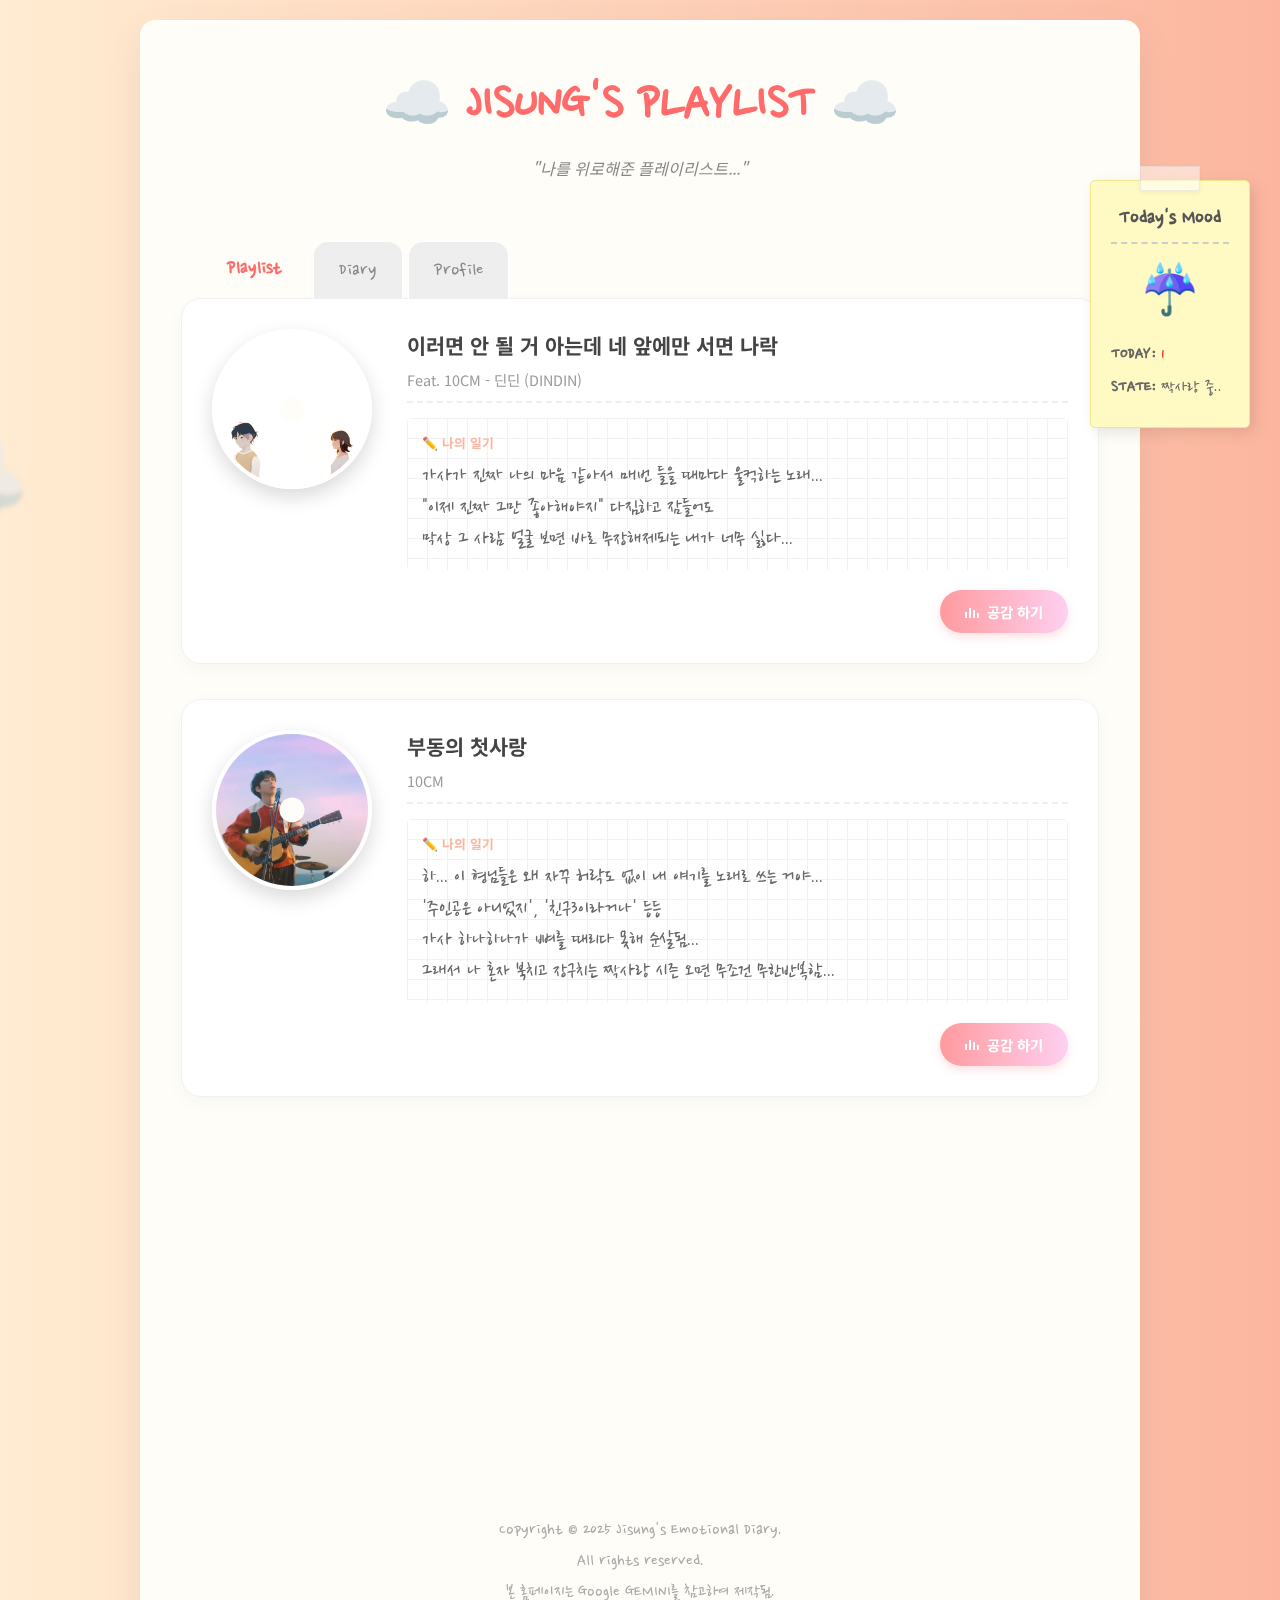
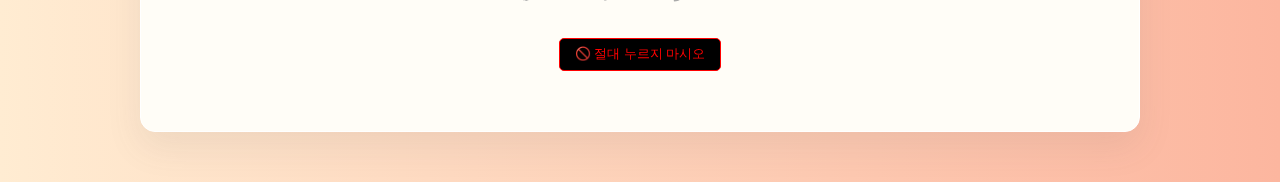
<file: index.html>
<!DOCTYPE html>
<html lang="ko">

<head>
    <meta charset="UTF-8">
    <meta name="viewport" content="width=device-width, initial-scale=1.0">
    <title>JISUNG'S PLAYLIST</title>
    <link rel="preconnect" href="https://fonts.googleapis.com">
    <link rel="preconnect" href="https://fonts.gstatic.com" crossorigin>
    <link href="https://fonts.googleapis.com/css2?family=Nanum+Pen+Script&family=Noto+Sans+KR:wght@400;700&display=swap" rel="stylesheet">
    <link href="https://unpkg.com/aos@2.3.1/dist/aos.css" rel="stylesheet">
    <link href="style.css" rel="stylesheet"> 
</head>
<body>
    <div class="floating-bg"><span class="cloud c1">☁️</span><span class="cloud c2">☁️</span><span class="heart h1">💔</span><span class="cloud c3">☁️</span></div>
    <div class="side-widget" data-aos="flip-left" data-aos-delay="500">
        <h3>Today's Mood</h3><div class="mood-icon">☔️</div>
        <ul class="status-list"><li><b>TODAY:</b> <span style="color:red">1</span></li><li><b>STATE:</b> 짝사랑 중..</li></ul>
        <div class="sticker-tape"></div>
    </div>

    <div class="container">
        <header data-aos="fade-down">
            <div class="title-box"><h1>☁️ JISUNG'S PLAYLIST ☁️</h1><p class="subtitle">"나를 위로해준 플레이리스트..."</p></div>
        </header>

        <ul class="tab-menu">
            <li class="tab-item"><a href="index.html" class="tab-link active">Playlist</a></li>
            <li class="tab-item"><a href="diary.html" class="tab-link">Diary</a></li>
            <li class="tab-item"><a href="profile.html" class="tab-link">Profile</a></li>
        </ul>

        <main>
            <div id="song-list-container"></div>
        </main>
        <!-- ⭐ 여기서부터 노래 카드가 script로 자동 생성됨 -->
        <main id="song-list"></main>

        <footer>
            <p>
                Copyright © 2025 Jisung's Emotional Diary.<br>
                All rights reserved.<br>
                본 홈페이지는 Google GEMINI를 참고하여 제작됨.<br>
            </p>
        </footer>

        <div class="secret-container">
            <div style="text-align: center; margin-top: 30px; margin-bottom: 20px;">
                <a href="#" id="secret-trigger" class="secret-btn">🚫 절대 누르지 마시오</a>
            </div>
            <div id="secret-room" class="overlay">
                <div class="popup">
                    <h2>🤫 들켰다!</h2>
                    <p>
                        여기까지 누르시다니 호기심이 대단하시군요.<br>
                        사실 이 홈페이지는 과제용이기도 하지만...<br><br>
                        <strong style="color:red;">"미래의 여자친구"</strong>를 위한<br>
                        공개 구혼장이기도 합니다.<br><br>
                        연락 기다립니다..<br>
                        전번 010-XXXX-XXXX<br>
                        이메일 qwerXXXX@hanyang.ac.kr<br>
                    </p>
                    <a href="#" class="close-btn" onclick="window.location.hash=''; return false;">닫기 (모른 척 하기)</a>
                </div>
            </div>
        </div>
    </div>
    <div id="youtube-modal" class="modal">
            <div class="modal-content">
                <span class="close-btn">&times;</span>
                <div id="player"></div> 
            </div>
        </div>

    </div>
    <script src="https://unpkg.com/aos@2.3.1/dist/aos.js"></script>
    <script src="https://www.youtube.com/iframe_api"></script>
    <script>
        AOS.init({ duration: 1200, once: true, offset: 200 });

        // 노래 데이터 (줄바꿈 포함)
        const songs = [
            {
                rank: "PICK 1",
                title: "이러면 안 될 거 아는데 네 앞에만 서면 나락",
                artist: "Feat. 10CM - 딘딘 (DINDIN)",
                image: "photo1.jpeg", // 파일 위치 주의 (같은 폴더면 photo1.jpeg, 아니면 img/photo1.jpeg)
                story: `가사가 진짜 나의 마음 같아서 매번 들을 때마다 울컥하는 노래...
"이제 진짜 그만 좋아해야지" 다짐하고 잠들어도
막상 그 사람 얼굴 보면 바로 무장해제되는 내가 너무 싫다...`,
                youtube: "https://www.youtube.com/watch?v=fgAY7BJSKsg"
            },
            {
                rank: "PICK 2",
                title: "부동의 첫사랑",
                artist: "10CM",
                image: "photo2.jpeg",
                story: `하... 이 형님들은 왜 자꾸 허락도 없이 내 얘기를 노래로 쓰는 거야...
'주인공은 아니었지', '친구3이라거나' 등등
가사 하나하나가 뼈를 때리다 못해 순살됨...
그래서 나 혼자 북치고 장구치는 짝사랑 시즌 오면 무조건 무한반복함...`,
                youtube: "https://www.youtube.com/watch?v=6iZyquKcpzg"
            },
            {
            rank: "PICK 3",
            title: "아직 좋아해(Even Now)",
            artist: "양요셥",
            image: "photo3.jpg",
            // ⭐ 이 부분이 수정되었습니다! story 문자열을 백틱으로 정확히 닫고, youtube 속성을 분리했습니다.
            story: `우ㄹlㄱr 헤어진 건 ㄷr ㄴrl 오만이었어...
너 없이 살 수 있을 거라는 ㄴrl 오만...`,
            youtube: "https://www.youtube.com/watch?v=LiN-pBqbYHs&list=RDLiN-pBqbYHs&start_radio=1"
            }
        ];

        // 노래 카드 생성 로직
        const songContainer = document.getElementById("song-list-container");
        songs.forEach((song, index) => {
            const animation = index === 0 ? "fade-right" : index === 1 ? "fade-left" : "fade-up";
            
            songContainer.insertAdjacentHTML("beforeend", `
                <div class="song-card" data-aos="${animation}">
                    <div class="image-wrapper">
                        <img src="${song.image}" alt="${song.title}">
                        <div class="center-hole"></div>
                        <span class="rank-badge">${song.rank}</span>
                    </div>
                    <div class="song-content">
                        <div class="song-header">
                            <h2>${song.title}</h2>
                            <p class="artist">${song.artist}</p>
                        </div>
                        <div class="behind-story">
                            <h3>✏️ 나의 일기</h3>
                            <p class="placeholder-text">${song.story.replace(/\n/g, "<br>")}</p>
                        </div>
                        <div class="action-area">
                            <a href="#" data-youtube-url="${song.youtube}" class="play-btn open-modal-btn">
                                <div class="equalizer"><span></span><span></span><span></span><span></span></div>
                                <span>공감 하기</span>
                            </a>
                        </div>
                    </div>
                </div>`);
        });

        // ⭐ [복구 완료] 비밀의 방 스크립트
        document.getElementById('secret-trigger').addEventListener('click', function(event) {
            event.preventDefault();
            const isConfirmed = confirm('경고: 이 페이지는 짝사랑 일기가 포함되어 있어 매우 위험합니다. 그래도 확인하시겠습니까?');

            if (isConfirmed) {
                window.location.hash = 'secret-room'; // CSS :target 발동
            }
        });
        // =============================================================
        // ⭐ [유튜브 모달/플레이어 관련 JS 로직 추가]
        // =============================================================

        let player; // YT Player 객체를 저장할 전역 변수

        // 1. YouTube URL에서 11자리 Video ID를 추출하는 함수
        function getVideoId(url) {
            const regex = /(?:youtube\.com\/(?:[^\/]+\/.+\/|watch\?.*v=|embed\/|v\/)|youtu\.be\/)([^"&?\/\s]{11})/;
            const match = url.match(regex);
            return match ? match[1] : null;
        }

        // 2. IFrame API가 로드되면 호출되는 필수 함수
        function onYouTubeIframeAPIReady() {
            // 초기에는 플레이어를 생성하지 않고, 버튼 클릭 시 생성/로드합니다.
        }

        const modal = document.getElementById('youtube-modal');
        const closeModalBtn = modal.querySelector('.close-btn');
        const openModalBtns = document.querySelectorAll('.open-modal-btn');

        // 3. 비디오 중지 및 모달 숨기기 함수
        function hideModal() {
            modal.style.display = 'none';
            if (player && typeof player.stopVideo === 'function') {
                player.stopVideo(); // 영상을 닫을 때 재생 중지
            }
        }

        // 4. '공감 하기' 버튼 클릭 이벤트 리스너 설정
        openModalBtns.forEach(btn => {
            btn.addEventListener('click', function(event) {
                event.preventDefault(); // 기본 링크 이동 방지
                
                const youtubeUrl = this.getAttribute('data-youtube-url');
                const videoId = getVideoId(youtubeUrl);

                console.log("추출된 영상 ID:", videoId);

                if (!videoId) {
                    console.error("유효하지 않은 유튜브 URL:", youtubeUrl);
                    return;
                }

                modal.style.display = 'block'; // 모달 표시

                // 플레이어가 없으면 새로 생성
                if (!player) {
                    player = new YT.Player('player', {
                        height: '390', 
                        width: '640',  
                        videoId: videoId,
                        playerVars: {
                            'autoplay': 1, // 자동 재생
                            'modestbranding': 1, // 유튜브 로고 숨김
                            'rel': 0, // 관련 동영상 표시 안 함
                        },
                        // onReady: (event) => { event.target.playVideo(); } // Ready 시점 자동재생 보장
                    });
                } else {
                    // 플레이어가 이미 있으면 새 영상 로드 및 재생
                    player.loadVideoById(videoId);
                }
            });
        });

        // 5. 모달 닫기 버튼(X) 이벤트
        closeModalBtn.addEventListener('click', hideModal);

        // 6. 모달 바깥 영역 클릭 시 닫기 이벤트
        window.addEventListener('click', function(event) {
            if (event.target === modal) {
                hideModal();
            }
        });

        // 7. ESC 키 입력 시 닫기 이벤트
        document.addEventListener('keydown', function(event) {
            if (event.key === 'Escape') {
                hideModal();
            }
        });
    </script>
</body>
</html>
</file>
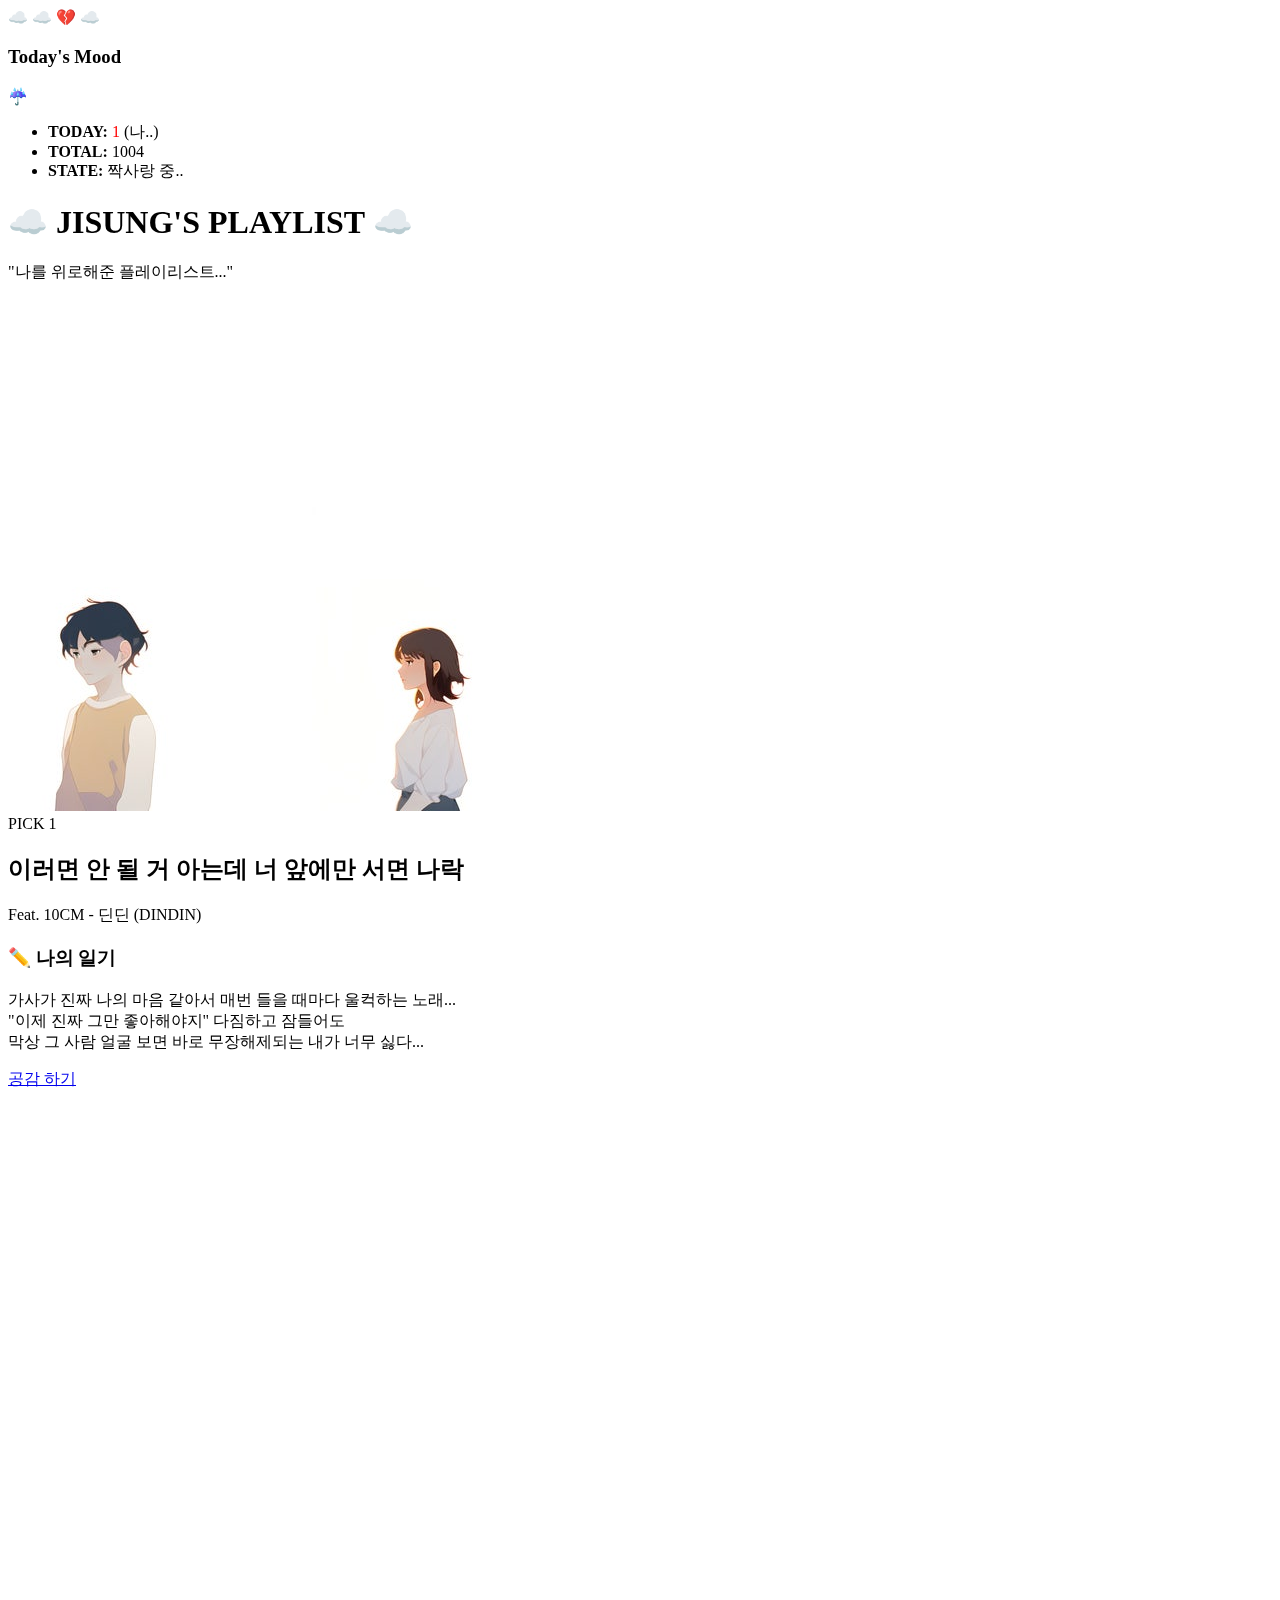
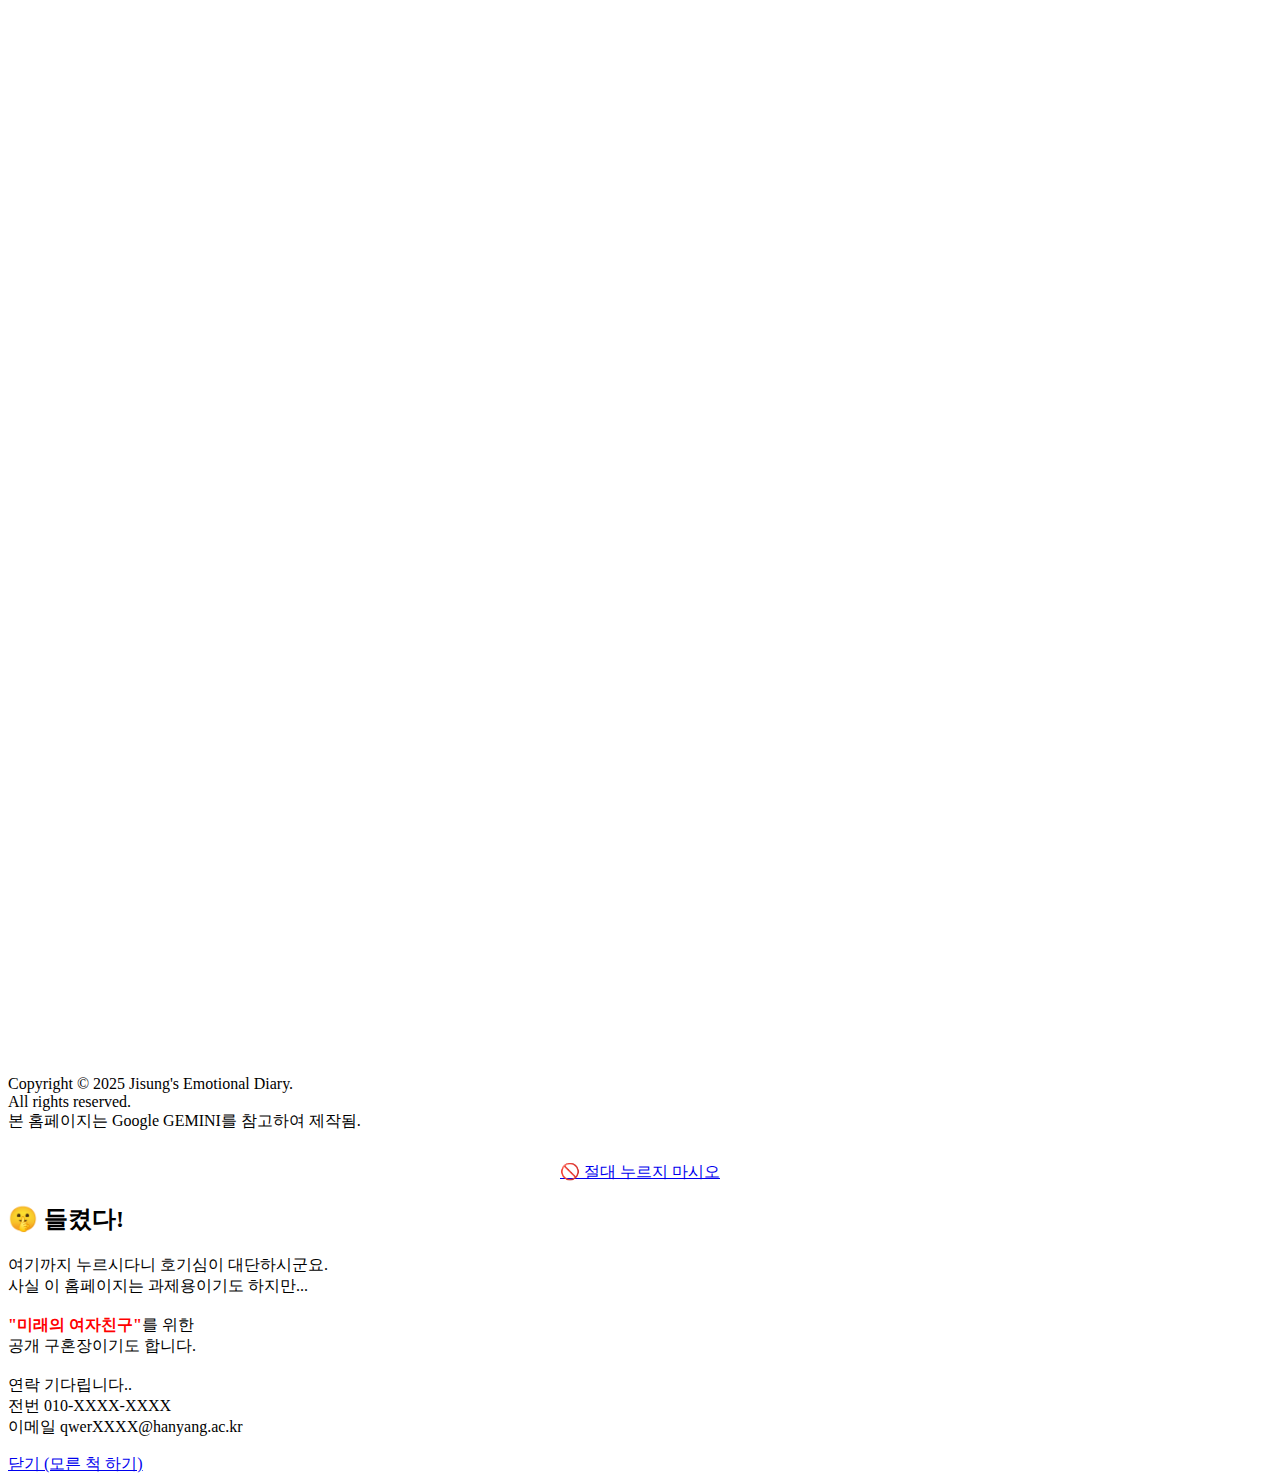
<file: hy_project/index.html>
<!DOCTYPE html>
<html lang="ko">
<head>
    <meta charset="UTF-8">
    <meta name="viewport" content="width=device-width, initial-scale=1.0">
    <title>나의 명곡 TOP 3 - 지성이의 미니홈피</title>
    <link href="https://fonts.googleapis.com/css2?family=Nanum+Pen+Script&family=Noto+Sans+KR:wght@400;700&display=swap" rel="stylesheet">
    <link href="https://unpkg.com/aos@2.3.1/dist/aos.css" rel="stylesheet"
    <link rel="stylesheet" href="style.css">
</head>
<body>
    <div class="floating-bg">
        <span class="cloud c1">☁️</span>
        <span class="cloud c2">☁️</span>
        <span class="heart h1">💔</span> <span class="cloud c3">☁️</span>
    </div>

    <div class="side-widget" data-aos="flip-left" data-aos-delay="500">
        <h3>Today's Mood</h3>
        <div class="mood-icon">☔️</div> <ul class="status-list">
            <li><b>TODAY:</b> <span style="color:red">1</span> (나..)</li>
            <li><b>TOTAL:</b> 1004</li>
            <li><b>STATE:</b> 짝사랑 중..</li>
        </ul>
        <div class="sticker-tape"></div>
    </div>
    <div class="container">
        <header data-aos="fade-down">
            <div class="title-box">
                <h1>☁️ JISUNG'S PLAYLIST ☁️</h1>
                <p class="subtitle">"나를 위로해준 플레이리스트..."</p>
            </div>
        </header>

        <main>
            <div class="song-card" data-aos="fade-right">
                <div class="image-wrapper">
                    <img src="photo1.jpeg" alt="딘딘 앨범 커버">
                    <div class="center-hole"></div>
                    <span class="rank-badge">PICK 1</span>
                </div>
                <div class="song-content">
                    <div class="song-header">
                        <h2>이러면 안 될 거 아는데 너 앞에만 서면 나락</h2>
                        <p class="artist">Feat. 10CM - 딘딘 (DINDIN)</p>
                    </div>
                    
                    <div class="behind-story">
                        <h3>✏️ 나의 일기</h3>
                        <p class="placeholder-text">가사가 진짜 나의 마음 같아서 매번 들을 때마다 울컥하는 노래...<br>
                        "이제 진짜 그만 좋아해야지" 다짐하고 잠들어도<br>
                        막상 그 사람 얼굴 보면 바로 무장해제되는 내가 너무 싫다...<br>
                        </p>
                    </div>

                    <div class="action-area">
                        <a href="https://www.youtube.com/watch?v=fgAY7BJSKsg&list=RDfgAY7BJSKsg&start_radio=1" target="_blank" class="play-btn">
                            <div class="equalizer">
                                <span></span><span></span><span></span><span></span>
                            </div>
                            <span>공감 하기</span>
                        </a>
                    </div>
                </div>
            </div>

            <div class="song-card" data-aos="fade-left">
                <div class="image-wrapper">
                    <img src="photo2.jpeg" alt="10CM 앨범 커버">
                    <div class="center-hole"></div>
                    <span class="rank-badge">PICK 2</span>
                </div>
                <div class="song-content">
                    <div class="song-header">
                        <h2>부동의 첫사랑</h2>
                        <p class="artist">10CM</p>
                    </div>

                    <div class="behind-story">
                        <h3>✏️ 나의 일기</h3>
                        <p class="placeholder-text">하... 이 형님들은 왜 자꾸 허락도 없이 내 얘기를 노래로 쓰는 거야...<br>
                        '주인공은 아니었지', '친구3이라거나' 등등<br>
                        가사 하나하나가 뼈를 때리다 못해 순살됨...<br>
                        그래서 나 혼자 북치고 장구치는 짝사랑 시즌 오면 무조건 무한반복함...<br>
                        </p>
                    </div>

                    <div class="action-area">
                        <a href="https://www.youtube.com/watch?v=6iZyquKcpzg&list=RD6iZyquKcpzg&start_radio=1" target="_blank" class="play-btn">
                            <div class="equalizer">
                                <span></span><span></span><span></span><span></span>
                            </div>
                            <span>공감 하기</span>
                        </a>
                    </div>
                </div>
            </div>

            <div class="song-card" data-aos="fade-up">
                <div class="image-wrapper">
                    <img src="photo3.jpeg" alt="윤종신 앨범 커버">
                    <div class="center-hole"></div>
                    <span class="rank-badge">PICK 3</span>
                </div>
                <div class="song-content">
                    <div class="song-header">
                        <h2>고속도로 로망스</h2>
                        <p class="artist">윤종신</p>
                    </div>

                    <div class="behind-story">
                        <h3>✏️ 나의 일기</h3>
                        <p class="placeholder-text">눈 감고 이 노래 들으면 당장이라도 오픈카타고 바다로 가는 기분임.<br>
                        비록 지금은 혼자 방구석이지만...<br>
                        언젠가는 꼭 그녀와 함께 여행을 떠나는 상상을 하며 듣는ㄷr...<br>
                        </p>
                    </div>

                    <div class="action-area">
                        <a href="https://www.youtube.com/watch?v=bzq61UADT3M&list=RDbzq61UADT3M&start_radio=1" target="_blank" class="play-btn">
                            <div class="equalizer">
                                <span></span><span></span><span></span><span></span>
                            </div>
                            <span>공감 하기</span>
                        </a>
                    </div>
                </div>
            </div>
        </main>

        <footer>
            <p>Copyright © 2025 Jisung's Emotional Diary.<br>
            All rights reserved.<br>
            본 홈페이지는 Google GEMINI를 참고하여 제작됨.<br>
            </p>
        </footer>
                <div style="text-align: center; margin-top: 30px; margin-bottom: 20px;">
            <a href="#secret-room" class="secret-btn">🚫 절대 누르지 마시오</a>
        </div>

        <div id="secret-room" class="overlay">
            <div class="popup">
                <h2>🤫 들켰다!</h2>
                <p>
                    여기까지 누르시다니 호기심이 대단하시군요.<br>
                    사실 이 홈페이지는 과제용이기도 하지만...<br>
                    <br>
                    <strong style="color:red;">"미래의 여자친구"</strong>를 위한<br>
                    공개 구혼장이기도 합니다.<br>
                    <br>
                    연락 기다립니다..<br>
                    전번 010-XXXX-XXXX<br>
                    이메일 qwerXXXX@hanyang.ac.kr<br>
                </p>
                <a href="#" class="close-btn">닫기 (모른 척 하기)</a>
            </div>
        </div>

    </div>
    <script src="https://unpkg.com/aos@2.3.1/dist/aos.js"></script>
    <script>
        AOS.init({
            duration: 1200, // 애니메이션 재생 시간 (1.2초)
            once: true,     // 한 번만 실행 (스크롤 다시 올려도 깜빡임 방지)
            offset: 200     // 200px 정도 스크롤 되면 실행
        });
    </script>
</body>
</html>
</file>
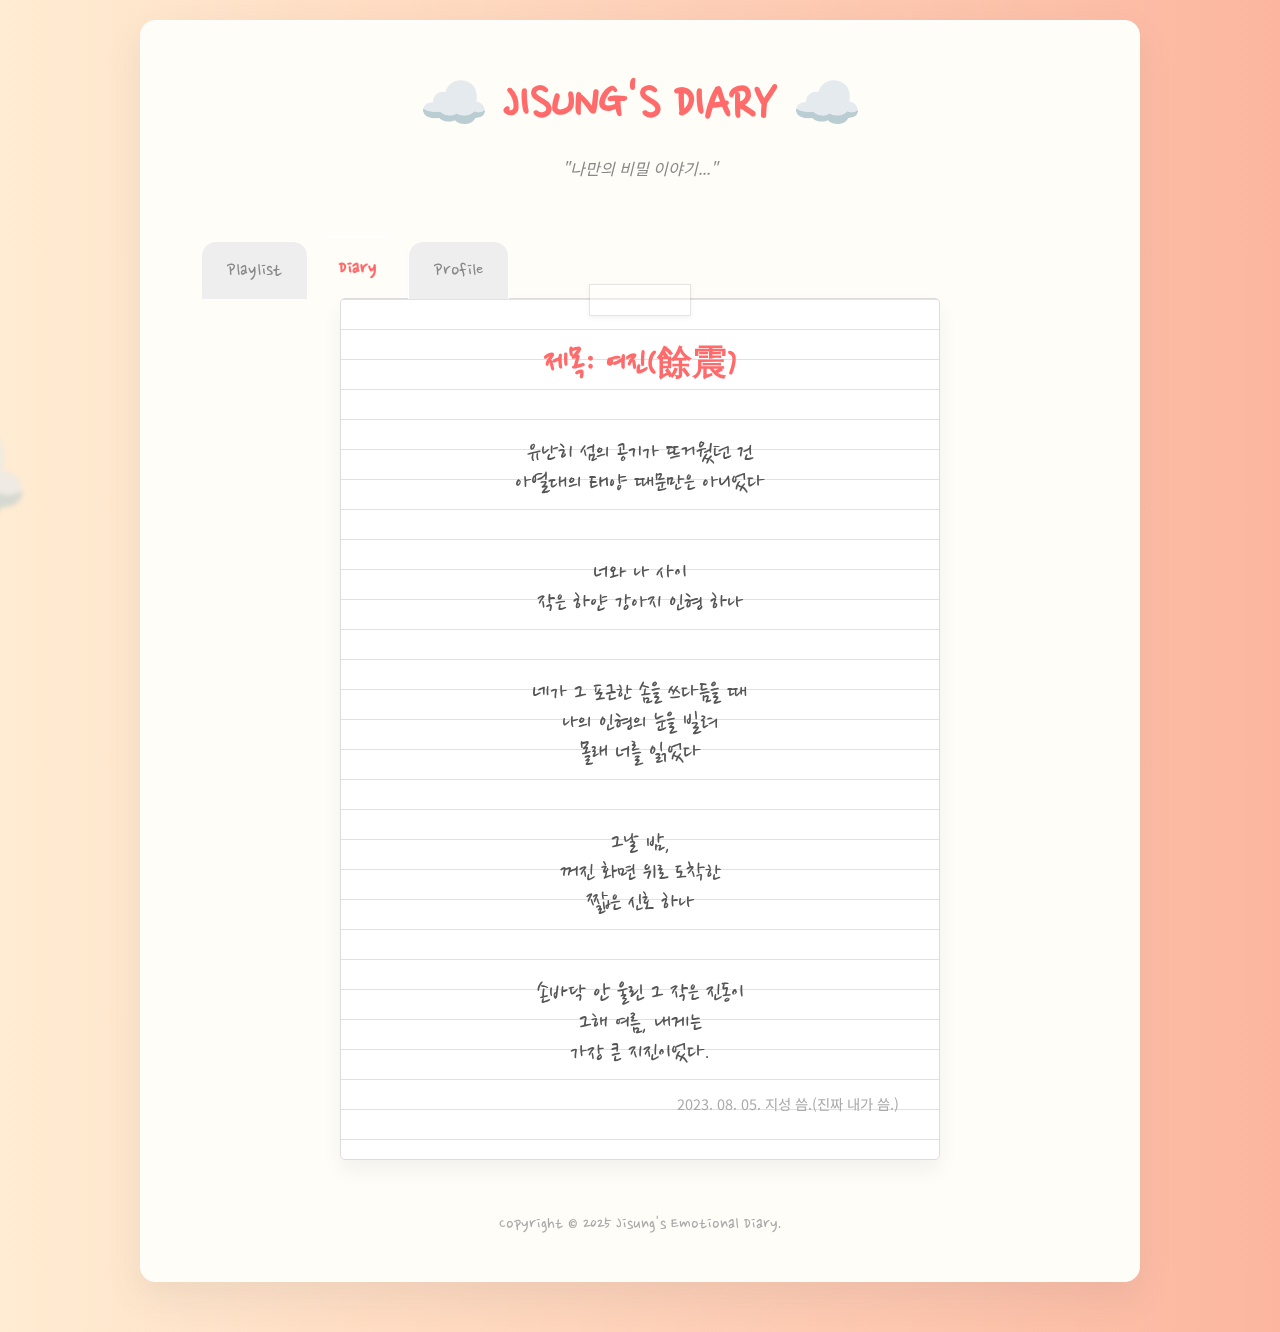
<file: diary.html>
<!DOCTYPE html>
<html lang="ko">
<head>
    <meta charset="UTF-8">
    <meta name="viewport" content="width=device-width, initial-scale=1.0">
    <title>JISUNG'S DIARY</title>
    <link rel="preconnect" href="https://fonts.googleapis.com">
    <link rel="preconnect" href="https://fonts.gstatic.com" crossorigin>
    <link href="https://fonts.googleapis.com/css2?family=Nanum+Pen+Script&family=Noto+Sans+KR:wght@400;700&display=swap" rel="stylesheet">
    <link href="https://unpkg.com/aos@2.3.1/dist/aos.css" rel="stylesheet">
    <link href="style.css" rel="stylesheet">
</head>
<body>
    <div class="floating-bg"><span class="cloud c1">☁️</span><span class="cloud c2">☁️</span><span class="heart h1">💔</span><span class="cloud c3">☁️</span></div>
    
    <div class="container">
        <header>
            <div class="title-box"><h1>☁️ JISUNG'S DIARY ☁️</h1><p class="subtitle">"나만의 비밀 이야기..."</p></div>
        </header>

        <ul class="tab-menu">
            <li class="tab-item"><a href="index.html" class="tab-link">Playlist</a></li>
            <li class="tab-item"><a href="diary.html" class="tab-link active">Diary</a></li> <li class="tab-item"><a href="profile.html" class="tab-link">Profile</a></li>
        </ul>

        <main>
            <div class="poem-container" data-aos="fade-up">
                <div class="poem-paper">
                    <h3 class="poem-title">제목: 여진(餘震)</h3>
                    <p class="poem-content">
                        유난히 섬의 공기가 뜨거웠던 건
                        아열대의 태양 때문만은 아니었다
                        <br>
                        너와 나 사이
                        작은 하얀 강아지 인형 하나
                        <br>
                        네가 그 포근한 솜을 쓰다듬을 때
                        나의 인형의 눈을 빌려
                        몰래 너를 읽었다
                        <br>
                        그날 밤,
                        꺼진 화면 위로 도착한
                        짧은 신호 하나
                        <br>
                        손바닥 안 울린 그 작은 진동이
                        그해 여름, 내게는
                        가장 큰 지진이었다.
                    </p>
                    <p class="poem-date">2023. 08. 05. 지성 씀.(진짜 내가 씀.)</p>
                </div>
            </div>
        </main>

        <footer><p>Copyright © 2025 Jisung's Emotional Diary.</p></footer>
    </div>
    <script src="https://unpkg.com/aos@2.3.1/dist/aos.js"></script>
    <script> AOS.init({ duration: 1200, once: true }); </script>
</body>
</html>
</file>
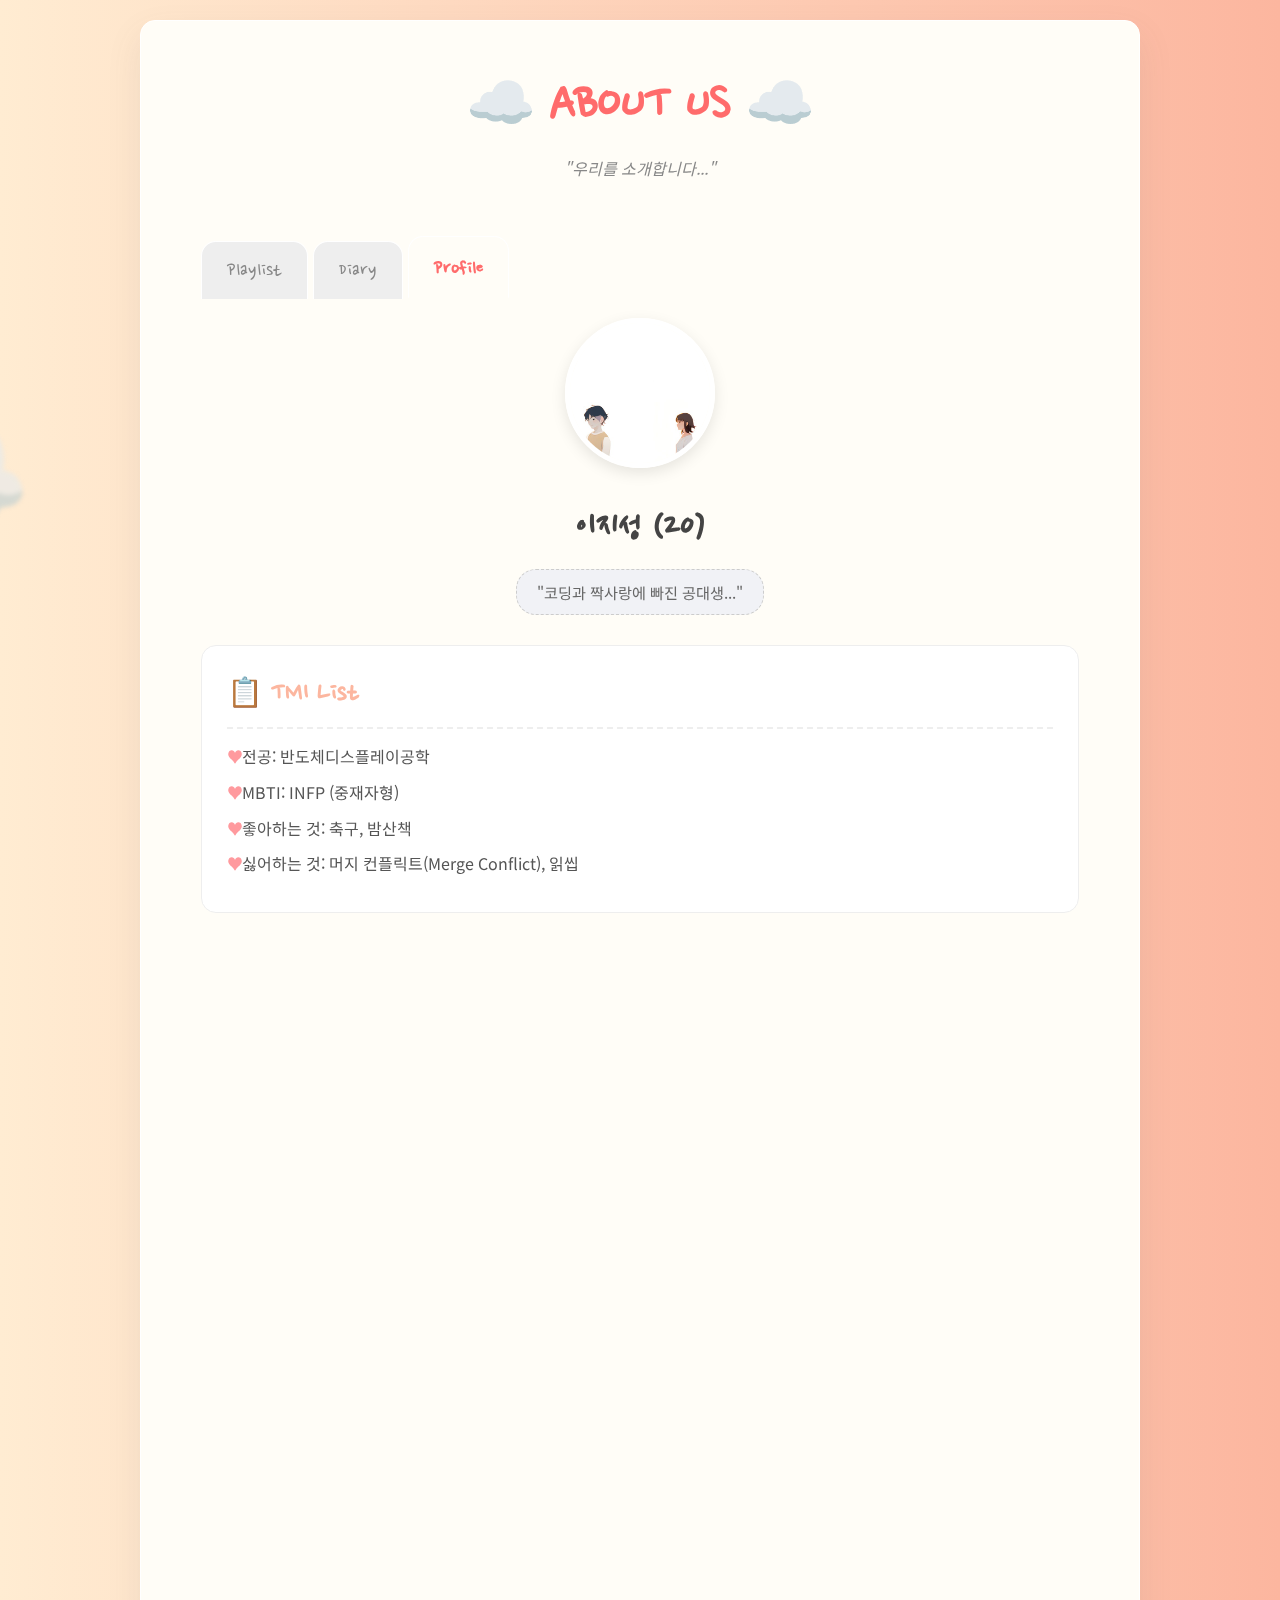
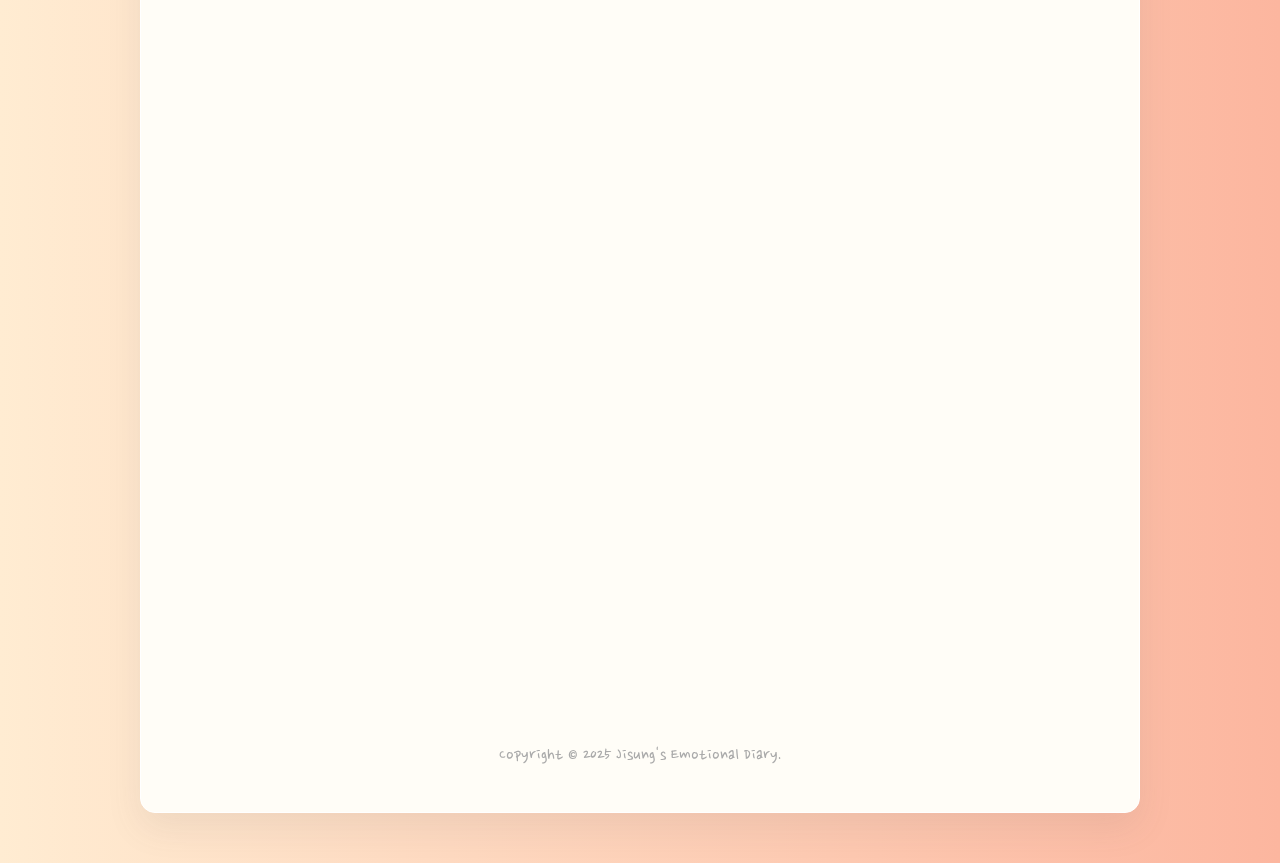
<file: hy_project/profile.html>
<!DOCTYPE html>
<html lang="ko">
<head>
    <meta charset="UTF-8">
    <meta name="viewport" content="width=device-width, initial-scale=1.0">
    <title>JISUNG'S PROFILE</title>
    <link rel="preconnect" href="https://fonts.googleapis.com">
    <link rel="preconnect" href="https://fonts.gstatic.com" crossorigin>
    <link href="https://fonts.googleapis.com/css2?family=Nanum+Pen+Script&family=Noto+Sans+KR:wght@400;700&display=swap" rel="stylesheet">
    <link href="https://unpkg.com/aos@2.3.1/dist/aos.css" rel="stylesheet">
    <link href="style.css" rel="stylesheet">
</head>
<body>
    <div class="floating-bg"><span class="cloud c1">☁️</span><span class="cloud c2">☁️</span><span class="heart h1">💔</span><span class="cloud c3">☁️</span></div>
    
    <div class="container">
        <header>
            <div class="title-box"><h1>☁️ ABOUT US ☁️</h1><p class="subtitle">"우리를 소개합니다..."</p></div>
        </header>

        <ul class="tab-menu">
            <li class="tab-item"><a href="index.html" class="tab-link">Playlist</a></li>
            <li class="tab-item"><a href="diary.html" class="tab-link">Diary</a></li>
            <li class="tab-item"><a href="profile.html" class="tab-link active">Profile</a></li> </ul>

        <main>
            <div class="profile-section" data-aos="zoom-in">
                <img src="photo1.jpeg" alt="프로필 사진" class="profile-pic">
                <div class="profile-info">
                    <h2>이지성 (20)</h2>
                    <span class="status-message">"코딩과 짝사랑에 빠진 공대생..."</span>
                </div>
                <div class="tmi-box">
                    <h3>📋 TMI List</h3>
                    <ul class="tmi-list">
                        <li>전공: 반도체디스플레이공학</li>
                        <li>MBTI: INFP (중재자형)</li>
                        <li>좋아하는 것: 축구, 밤산책</li>
                        <li>싫어하는 것: 머지 컨플릭트(Merge Conflict), 읽씹</li>
                    </ul>
                </div>
            </div>
            <div class="profile-section" data-aos="zoom-in">
                <img src="photo1.jpeg" alt="프로필 사진" class="profile-pic">
                <div class="profile-info">
                    <h2>김민혁 ()</h2>
                    <span class="status-message">""</span>
                </div>
                <div class="tmi-box">
                    <h3>📋 TMI List</h3>
                    <ul class="tmi-list">
                        <li>전공: </li>
                        <li>MBTI:  ()</li>
                        <li>좋아하는 것: </li>
                        <li>싫어하는 것: </li>
                    </ul>
                </div>
            </div>
            <div class="profile-section" data-aos="zoom-in">
                <img src="photo1.jpeg" alt="프로필 사진" class="profile-pic">
                <div class="profile-info">
                    <h2>이아름 ()</h2>
                    <span class="status-message">""</span>
                </div>
                <div class="tmi-box">
                    <h3>📋 TMI List</h3>
                    <ul class="tmi-list">
                        <li>전공: </li>
                        <li>MBTI: ()</li>
                        <li>좋아하는 것: </li>
                        <li>싫어하는 것: </li>
                    </ul>
                </div>
            </div>
        </main>

        <footer><p>Copyright © 2025 Jisung's Emotional Diary.</p></footer>
    </div>
    <script src="https://unpkg.com/aos@2.3.1/dist/aos.js"></script>
    <script> AOS.init({ duration: 1200, once: true }); </script>
</body>
</html>
</file>
<file: style.css>
/* 폰트 및 기본 설정 */
* {
    box-sizing: border-box;
    margin: 0;
    padding: 0;
}

body {
    font-family: 'Noto Sans KR', sans-serif;
    /* 🍑 짝사랑 감성: 따뜻한 피치톤에서 부드러운 하늘색으로 이어지는 파스텔 그라데이션 */
    background: linear-gradient(to top, #dfe9f3 0%, white 100%); 
    background: linear-gradient(120deg, #f6d365 0%, #fda085 100%); /* 노을 질 때 느낌 */
    background: linear-gradient(to right, #ffecd2 0%, #fcb69f 100%); /* 살구빛 설렘 */
    color: #555;
    line-height: 1.6;
    min-height: 100vh;
    padding: 20px 0;
    animation: fadeIn 0.8s ease-in-out;
}

/* 컨테이너: 깨끗한 편지지 느낌 */
.container {
    max-width: 1000px;
    width: 95%;
    margin: 0 auto;
    background-color: #fffdf7; /* 아주 연한 미색 (종이 색감) */
    border-radius: 15px;
    /* 그림자를 부드럽게 퍼뜨려 붕 뜬 느낌 */
    box-shadow: 0 15px 35px rgba(100, 100, 100, 0.1);
    padding: 40px;
    position: relative;
    border: 1px solid #fff;
}

/* 헤더 스타일 */
header {
    text-align: center;
    margin-bottom: 60px;
}

.title-box h1 {
    font-family: 'Nanum Pen Script', cursive; /* 손글씨 타이틀 */
    color: #ff6b6b; /* 포인트 컬러: 코랄 핑크 */
    font-size: 3.5rem; /* 타이틀 크기 키움 */
    margin-bottom: 5px;
    letter-spacing: -1px;
}

.subtitle {
    color: #888;
    font-size: 1.0rem;
    font-weight: 400;
    font-style: italic; /* 기울임꼴로 감성 더하기 */
}

/* 노래 카드 스타일 */
.song-card {
    display: flex;
    background: white;
    border-radius: 20px;
    margin-bottom: 35px;
    padding: 30px;
    /* 테두리를 둥글고 부드럽게 */
    border: 1px solid #f0f0f0; 
    box-shadow: 0 5px 20px rgba(0,0,0,0.03);
    transition: transform 0.3s ease;
}

.song-card:hover {
    transform: translateY(-5px);
    border-color: #ffecd2; /* 호버 시 살구빛 테두리 */
}

/* 💿 LP판 스타일 (그대로 유지하되 조금 더 부드럽게) */
.image-wrapper {
    flex: 0 0 160px;
    height: 160px;
    margin-right: 35px;
    border-radius: 50%;
    overflow: hidden;
    position: relative;
    box-shadow: 0 8px 20px rgba(0,0,0,0.15);
    border: 4px solid #fff; /* 흰색 테두리로 깔끔하게 */
}

.image-wrapper img {
    width: 100%;
    height: 100%;
    object-fit: cover;
    transition: transform 0.5s;
}

/* LP판 구멍 */
.center-hole {
    position: absolute;
    top: 50%;
    left: 50%;
    transform: translate(-50%, -50%);
    width: 25px;
    height: 25px;
    background-color: #fffdf7;
    border-radius: 50%;
    z-index: 10;
}

/* 회전 애니메이션 */
@keyframes spin {
    100% { transform: rotate(360deg); }
}

.song-card:hover .image-wrapper img {
    animation: spin 5s linear infinite; /* 천천히 돌아가게 (4s -> 5s) */
}

.rank-badge {
    position: absolute;
    top: 50%;
    left: 50%;
    transform: translate(-50%, -50%);
    background: transparent;
    color: transparent; /* 뱃지 텍스트 숨김 (LP 느낌 강조) */
    width: 100%;
    height: 100%;
    z-index: 20;
}

/* 노래 정보 영역 */
.song-content {
    flex: 1;
    display: flex;
    flex-direction: column;
}

.song-header {
    border-bottom: 2px dashed #eee; /* 점선 밑줄 (노트 느낌) */
    padding-bottom: 10px;
    margin-bottom: 15px;
}

.song-header h2 {
    font-size: 1.3rem;
    color: #444;
    margin-bottom: 5px;
}

.artist {
    color: #999;
    font-size: 0.9rem;
}

/* 📝 일기장 (Behind Story) 디자인 변경 */
.behind-story {
    background-color: #fff; /* 배경 흰색 */
    border: none;
    /* 모눈종이 같은 배경 효과 */
    background-image: linear-gradient(#f1f1f1 1px, transparent 1px), linear-gradient(90deg, #f1f1f1 1px, transparent 1px);
    background-size: 20px 20px;
    
    padding: 15px;
    border-radius: 5px;
    margin-bottom: 20px;
    position: relative;
}

/* '지성이의 일기' 제목 */
.behind-story h3 {
    font-family: 'Noto Sans KR', sans-serif;
    font-size: 0.8rem;
    color: #fcb69f; /* 살구색 */
    margin-bottom: 8px;
}

/* 손글씨 폰트 적용되는 부분 */
.placeholder-text {
    font-family: 'Nanum Pen Script', cursive; /* ✨ 핵심: 손글씨 폰트 */
    color: #666;
    font-size: 1.4rem; /* 손글씨라 조금 크게 */
    line-height: 1.4;
}

/* 버튼 스타일: 부드러운 파스텔톤 */
.action-area {
    text-align: right;
}

.play-btn {
    display: inline-flex;
    align-items: center;
    justify-content: center;
    padding: 10px 25px;
    /* 부드러운 코랄 그라데이션 */
    background: linear-gradient(to right, #ff9a9e 0%, #fecfef 99%, #fecfef 100%);
    color: white;
    text-decoration: none;
    border-radius: 50px; /* 둥글게 */
    font-weight: bold;
    font-size: 0.9rem;
    box-shadow: 0 4px 10px rgba(255, 154, 158, 0.3);
    transition: all 0.3s;
    gap: 8px;
}

.play-btn:hover {
    transform: translateY(-2px);
    box-shadow: 0 6px 15px rgba(255, 154, 158, 0.5);
}


/* 이퀄라이저 (흰색 막대) */
.equalizer {
    display: flex;
    align-items: flex-end;
    height: 12px;
    gap: 2px;
}

.equalizer span {
    display: block;
    width: 2px;
    background-color: white;
    animation: bounce 1s infinite ease-in-out;
}

.equalizer span:nth-child(1) { height: 6px; animation-delay: 0s; }
.equalizer span:nth-child(2) { height: 10px; animation-delay: 0.2s; }
.equalizer span:nth-child(3) { height: 8px; animation-delay: 0.4s; }
.equalizer span:nth-child(4) { height: 5px; animation-delay: 0.1s; }

@keyframes bounce {
    0%, 100% { height: 3px; }
    50% { height: 12px; }
}

/* 모바일 반응형 */
@media (max-width: 768px) {
    .song-card {
        flex-direction: column;
        text-align: center;
    }
    
    .image-wrapper {
        margin: 0 auto 20px auto;
    }

    .song-header {
        border-bottom: none; /* 모바일은 밑줄 제거 */
    }
    
    .behind-story {
        text-align: left; /* 글씨는 왼쪽 정렬 유지 */
    }

    .action-area {
        text-align: center;
    }
}

footer {
    text-align: center;
    margin-top: 50px;
    color: #aaa;
    font-family: 'Nanum Pen Script', cursive;
    font-size: 1.2rem;
}

/* --- 탭 메뉴 스타일 추가 --- */
.tab-menu {
    display: flex;
    list-style: none;
    margin-bottom: -1px; /* 컨테이너와 선을 겹치게 */
    padding-left: 20px;
    z-index: 10;
    position: relative;
}

.tab-item {
    margin-right: 5px;
}

.tab-link {
    display: block;
    padding: 12px 25px;
    background-color: #eee; /* 꺼진 탭 색상 */
    color: #888;
    text-decoration: none;
    border-radius: 15px 15px 0 0; /* 위쪽만 둥글게 */
    font-family: 'Nanum Pen Script', cursive;
    font-size: 1.3rem;
    border: 1px solid #fff;
    border-bottom: none;
    transition: all 0.3s;
}

.tab-link:hover {
    background-color: #f9f9f9;
    color: #ff6b6b;
}

/* 활성화된 탭 스타일 */
.tab-link.active {
    background-color: #fffdf7; /* 컨테이너 배경색과 동일 */
    color: #ff6b6b;
    font-weight: bold;
    border-bottom: 1px solid #fffdf7; /* 밑줄을 지워서 연결된 느낌 */
    padding-top: 15px; /* 살짝 위로 올라온 느낌 */
    margin-top: -5px;
}

/* --- 프로필 페이지(About Me) 스타일 --- */
.profile-section {
    text-align: center;
    padding: 20px;
}

.profile-pic {
    width: 150px;
    height: 150px;
    border-radius: 50%;
    object-fit: cover;
    border: 5px solid white;
    box-shadow: 0 5px 15px rgba(0,0,0,0.1);
    margin-bottom: 20px;
}

.profile-info h2 {
    font-family: 'Nanum Pen Script', cursive;
    font-size: 2.5rem;
    color: #444;
    margin-bottom: 10px;
}

.status-message {
    background-color: #f1f2f6;
    display: inline-block;
    padding: 10px 20px;
    border-radius: 20px;
    color: #666;
    font-size: 0.95rem;
    margin-bottom: 30px;
    border: 1px dashed #ccc;
}

.tmi-box {
    background-color: white;
    border: 1px solid #eee;
    border-radius: 15px;
    padding: 25px;
    text-align: left;
    margin-bottom: 30px;
}

.tmi-box h3 {
    font-family: 'Nanum Pen Script', cursive;
    font-size: 1.8rem;
    color: #fcb69f;
    border-bottom: 2px dashed #eee;
    padding-bottom: 10px;
    margin-bottom: 15px;
}

.tmi-list li {
    list-style: none;
    margin-bottom: 10px;
    font-size: 1rem;
    color: #555;
    padding-left: 15px;
    position: relative;
}

.tmi-list li::before {
    content: '♥';
    color: #ff9a9e;
    position: absolute;
    left: 0;
}
/* --- ▼▼▼ 여백 채우기 디자인 추가 ▼▼▼ --- */

/* 1. 배경 애니메이션 (구름 & 하트) */
.floating-bg {
    position: fixed;
    top: 0;
    left: 0;
    width: 100%;
    height: 100%;
    z-index: -1; /* 컨텐츠 뒤로 보내기 */
    pointer-events: none; /* 마우스 클릭 방해 안 하게 */
    overflow: hidden;
}

.floating-bg span {
    position: absolute;
    opacity: 0.6;
    filter: blur(2px); /* 몽환적인 느낌을 위해 살짝 흐리게 */
    animation: float 20s infinite linear;
}

/* 구름/하트 위치 및 속도 잡기 */
.c1 { top: 10%; left: -10%; font-size: 5rem; animation-duration: 35s; }
.c2 { top: 40%; left: -10%; font-size: 8rem; animation-duration: 45s; animation-delay: 5s; }
.c3 { top: 70%; left: -10%; font-size: 6rem; animation-duration: 30s; animation-delay: 10s; }
.h1 { top: 20%; left: -10%; font-size: 3rem; animation-duration: 25s; animation-delay: 15s; color: #ff9a9e; }

/* 둥둥 떠다니는 움직임 */
@keyframes float {
    0% { transform: translateX(0) rotate(0deg); }
    100% { transform: translateX(110vw) rotate(20deg); } /* 화면 왼쪽에서 오른쪽 끝까지 이동 */
}


/* 2. 우측 사이드 위젯 (포스트잇 스티커) */
.side-widget {
    position: fixed;
    right: 30px;
    top: 180px;
    width: 160px;
    background-color: #fff9c4; /* 노란 포스트잇 색상 */
    padding: 20px;
    border-radius: 5px;
    box-shadow: 5px 5px 15px rgba(0,0,0,0.1);
    transform: rotate(3deg); /* 살짝 삐뚤어지게 붙이기 */
    z-index: 10; /* 컨텐츠 위에 보이게 */
    font-family: 'Nanum Pen Script', cursive;
    text-align: center;
    border: 1px solid #f0e68c;
}

/* 위에 붙은 스카치 테이프 느낌 */
.sticker-tape {
    position: absolute;
    top: -15px;
    left: 50%;
    transform: translateX(-50%);
    width: 60px;
    height: 25px;
    background-color: rgba(255, 255, 255, 0.5);
    border: 1px solid rgba(200, 200, 200, 0.3);
    box-shadow: 0 2px 5px rgba(0,0,0,0.05);
}

.side-widget h3 {
    font-size: 1.4rem;
    color: #555;
    margin-bottom: 10px;
    border-bottom: 2px dashed #ccc;
    padding-bottom: 5px;
}

.mood-icon {
    font-size: 3rem;
    margin-bottom: 10px;
}

.status-list {
    text-align: left;
    list-style: none;
    font-size: 1.1rem;
    color: #666;
}

.status-list li {
    margin-bottom: 5px;
}

/* 모바일에서는 배경 구름만 남기고 사이드 위젯은 가리기 (화면 좁으니까) */
@media (max-width: 1200px) {
    .side-widget {
        display: none;
    }
}

/* --- 📜 '내 시' 탭 전용 스타일 --- */

.poem-container {
    display: flex;
    flex-direction: column;
    align-items: center;
    gap: 30px;
}

.poem-paper {
    background-color: #fff;
    width: 100%;
    max-width: 600px;
    padding: 40px;
    box-shadow: 0 10px 20px rgba(0,0,0,0.05);
    border-radius: 5px;
    /* 종이 질감 및 줄무늬 효과 */
    background-image: linear-gradient(#e1e1e1 1px, transparent 1px);
    background-size: 100% 30px; /* 30px 간격의 줄 */
    line-height: 30px; /* 줄 간격과 맞춤 */
    position: relative;
    border: 1px solid #ddd;
}

/* 종이 구겨진 느낌이나 테이프 효과 */
.poem-paper::before {
    content: '';
    position: absolute;
    top: -15px;
    left: 50%;
    transform: translateX(-50%);
    width: 100px;
    height: 30px;
    background-color: rgba(255, 255, 255, 0.4);
    border: 1px solid rgba(0,0,0,0.1);
    box-shadow: 0 2px 5px rgba(0,0,0,0.05);
}

.poem-title {
    font-family: 'Nanum Pen Script', cursive;
    font-size: 2.2rem;
    text-align: center;
    color: #ff6b6b;
    margin-bottom: 30px;
    margin-top: 10px;
}

.poem-content {
    font-family: 'Nanum Pen Script', cursive;
    font-size: 1.6rem;
    color: #555;
    text-align: center;
    white-space: pre-line; /* 줄바꿈 인식 */
}

.poem-date {
    text-align: right;
    font-size: 0.9rem;
    color: #aaa;
    margin-top: 20px;
    font-family: 'Noto Sans KR', sans-serif;
}
/* --- 📢 망상 뉴스 바 (CSS 애니메이션) --- */
.news-ticker {
    position: fixed;
    bottom: 0;
    left: 0;
    width: 100%;
    background-color: #333;
    color: #fff;
    padding: 10px 0;
    overflow: hidden;
    white-space: nowrap;
    z-index: 100;
    font-family: 'Noto Sans KR', sans-serif;
    font-size: 0.9rem;
    border-top: 2px solid #ff6b6b;
}

.ticker-wrap {
    display: inline-block;
    padding-left: 100%; /* 오른쪽 끝에서 시작 */
    animation: ticker 20s linear infinite; /* 20초 동안 무한 반복 */
}

.ticker-item {
    display: inline-block;
    padding-right: 0;
}

@keyframes ticker {
    0% { transform: translate3d(0, 0, 0); }
    100% { transform: translate3d(-100%, 0, 0); }
}

/* 뉴스 바 때문에 하단 내용이 가려지지 않게 body 여백 추가 */
body {
    padding-bottom: 50px; 
}
/* --- 🤫 비밀의 방 (CSS Only 팝업) --- */

/* 절대 누르지 마시오 버튼 */
.secret-btn {
    display: inline-block;
    background-color: #000;
    color: red;
    padding: 5px 15px;
    font-family: 'Gowun Dodum', sans-serif;
    text-decoration: none;
    font-size: 0.8rem;
    border-radius: 5px;
    border: 1px solid red;
    transition: all 0.3s;
}

.secret-btn:hover {
    background-color: red;
    color: white;
    font-weight: bold;
    box-shadow: 0 0 10px red;
}

/* 팝업 뒷배경 (평소에는 숨김) */
.overlay {
    position: fixed;
    top: 0;
    left: 0;
    width: 100%;
    height: 100%;
    background: rgba(0, 0, 0, 0.8); /* 반투명 검은색 */
    z-index: 999;
    display: none; /* 평소엔 안 보임 */
    align-items: center;
    justify-content: center;
    backdrop-filter: blur(5px);
}

/* 주소창 뒤에 #secret-room이 붙으면 나타나라! (핵심 원리) */
.overlay:target {
    display: flex; 
}

/* 팝업창 디자인 */
.popup {
    background: white;
    padding: 40px;
    border-radius: 15px;
    text-align: center;
    width: 80%;
    max-width: 400px;
    box-shadow: 0 0 20px rgba(255, 255, 255, 0.5);
    animation: popUp 0.5s ease-out;
    border: 5px solid #ff6b6b;
}

.popup h2 {
    font-family: 'Nanum Pen Script', cursive;
    font-size: 2.5rem;
    margin-bottom: 20px;
    color: #ff6b6b;
}

.popup p {
    font-family: 'Noto Sans KR', sans-serif;
    font-size: 1rem;
    margin-bottom: 30px;
    line-height: 1.8;
}

.close-btn {
    display: inline-block;
    background-color: #555;
    color: white;
    padding: 10px 20px;
    text-decoration: none;
    border-radius: 30px;
    font-weight: bold;
}

.close-btn:hover {
    background-color: #333;
}

@keyframes popUp {
    0% { transform: scale(0.5); opacity: 0; }
    100% { transform: scale(1); opacity: 1; }
}
@keyframes fadeIn {
    0% {
        opacity: 0; /* 투명하게 시작 */
        transform: translateY(10px); /* 살짝 아래에서 */
    }
    100% {
        opacity: 1; /* 선명하게 */
        transform: translateY(0); /* 제자리로 */
    }
}
/* 유튜브 플레이어 모달 스타일 */

/* 1. 모달 배경 (전체 화면 덮음) */
.modal {
    display: none; /* 초기에는 숨김 상태 */
    position: fixed; 
    z-index: 2000; /* 매우 높은 z-index로 최상단에 표시 */
    left: 0;
    top: 0;
    width: 100%; 
    height: 100%; 
    overflow: auto; 
    background-color: rgba(0,0,0,0.85); /* 어두운 투명 배경 */
    backdrop-filter: blur(5px); /* 배경 블러 효과 (선택 사항) */
}

/* 2. 모달 컨텐츠 영역 (영상과 닫기 버튼이 들어가는 흰색 박스) */
.modal-content {
    position: relative;
    background-color: #fefefe;
    margin: 8% auto; /* 상하 여백, 좌우 자동 (수평 가운데 정렬) */
    padding: 20px;
    border-radius: 10px;
    width: 90%; 
    max-width: 900px; /* 최대 폭 지정 */
    box-shadow: 0 5px 25px rgba(255, 255, 255, 0.4);
}

/* 3. 닫기 버튼 (X) */
.close-btn {
    color: #888;
    float: right;
    font-size: 32px;
    font-weight: bold;
    cursor: pointer;
    line-height: 20px;
    margin-top: -10px;
}

.close-btn:hover,
.close-btn:focus {
    color: #333;
    text-decoration: none;
}

/* 4. YouTube Player 반응형 설정 */
/* #player 컨테이너가 16:9 비율을 유지하도록 설정 */
#player {
    aspect-ratio: 16 / 9; /* 가로 세로 비율 16:9 유지 */
    width: 100%;
    height: auto; /* 비율 유지를 위해 높이는 자동으로 설정 */
    margin-top: 15px;
}

/* ============================
   GLOBAL (폰트, 리셋, 바디)
/* 기본 폰트 크기 설정 (rem 기준) */
html {
    font-size: 16px;
}

/* 폰트 및 기본 설정 */
* {
    box-sizing: border-box;
    margin: 0;
    padding: 0;
}

body {
    font-family: 'Noto Sans KR', sans-serif;
    background: linear-gradient(to top, #dfe9f3 0%, white 100%);
    background: linear-gradient(120deg, #f6d365 0%, #fda085 100%);
    background: linear-gradient(to right, #ffecd2 0%, #fcb69f 100%);
    color: #555;
    line-height: 1.6;
    min-height: 100vh;
    padding: 20px 0;
    animation: fadeIn 0.8s ease-in-out;
}

/* 인라인 스타일 이관 */
.today-red { color: red; }
.secret-container { text-align: center; margin-top: 30px; margin-bottom: 20px; }

/* 컨테이너 */
.container {
    max-width: 1000px;
    width: 95%;
    margin: 0 auto;
    background-color: #fffdf7;
    border-radius: 15px;
    box-shadow: 0 15px 35px rgba(100, 100, 100, 0.1);
    padding: 40px;
    position: relative;
    border: 1px solid #fff;
}

/* ============================
   HEADER SECTION
============================ */

header {
    text-align: center;
    margin-bottom: 60px;
}

.title-box h1 {
    font-family: 'Nanum Pen Script', cursive;
    color: #ff6b6b;
    font-size: 3.5rem;
    margin-bottom: 5px;
    letter-spacing: -1px;
}

.subtitle {
    color: #888;
    font-size: 1rem;
    font-weight: 400;
    font-style: italic;
}

/* ============================
   CARD SECTION (노래 카드)
============================ */

.song-card {
    display: flex;
    background: white;
    border-radius: 20px;
    margin-bottom: 35px;
    padding: 30px;
    border: 1px solid #f0f0f0;
    box-shadow: 0 5px 20px rgba(0,0,0,0.03);
    transition: transform 0.3s ease;
}

.song-card:hover {
    transform: translateY(-5px);
    border-color: #ffecd2;
}

/* LP 이미지 */
.image-wrapper {
    flex: 0 0 160px;
    height: 160px;
    margin-right: 35px;
    border-radius: 50%;
    overflow: hidden;
    position: relative;
    box-shadow: 0 8px 20px rgba(0,0,0,0.15);
    border: 4px solid #fff;
}

.image-wrapper img {
    width: 100%;
    height: 100%;
    object-fit: cover;
    transition: transform 0.5s;
}

.center-hole {
    position: absolute;
    top: 50%;
    left: 50%;
    transform: translate(-50%, -50%);
    width: 25px;
    height: 25px;
    background-color: #fffdf7;
    border-radius: 50%;
    z-index: 10;
}

@keyframes spin {
    100% { transform: rotate(360deg); }
}

.song-card:hover .image-wrapper img {
    animation: spin 5s linear infinite; /* PC/태블릿에서는 천천히 회전 */
}

/* 텍스트 영역 */
.song-content {
    flex: 1;
    display: flex;
    flex-direction: column;
}

.song-header {
    border-bottom: 2px dashed #eee;
    padding-bottom: 10px;
    margin-bottom: 15px;
}

.song-header h2 {
    font-size: 1.3rem;
    color: #444;
    margin-bottom: 5px;
}

.artist {
    color: #999;
    font-size: 0.9rem;
}

/* 일기장 스타일 */
.behind-story {
    background-color: #fff;
    border: none;
    background-image: linear-gradient(#f1f1f1 1px, transparent 1px), linear-gradient(90deg, #f1f1f1 1px, transparent 1px);
    background-size: 20px 20px;
    padding: 15px;
    border-radius: 5px;
    margin-bottom: 20px;
}

.behind-story h3 {
    font-family: 'Noto Sans KR', sans-serif;
    font-size: 0.8rem;
    color: #fcb69f;
    margin-bottom: 8px;
}

.placeholder-text {
    font-family: 'Nanum Pen Script', cursive;
    color: #666;
    font-size: 1.4rem;
    line-height: 1.4;
}

/* 버튼 */
.action-area {
    text-align: right;
}

.play-btn {
    display: inline-flex;
    align-items: center;
    justify-content: center;
    padding: 10px 25px;
    background: linear-gradient(to right, #ff9a9e 0%, #fecfef 99%, #fecfef 100%);
    color: white;
    text-decoration: none;
    border-radius: 50px;
    font-weight: bold;
    font-size: 0.9rem;
    box-shadow: 0 4px 10px rgba(255, 154, 158, 0.3);
    transition: all 0.3s;
    gap: 8px;
}

.play-btn:hover {
    transform: translateY(-2px);
    box-shadow: 0 6px 15px rgba(255, 154, 158, 0.5);
}

/* Equalizer */
.equalizer {
    display: flex;
    align-items: flex-end;
    height: 12px;
    gap: 2px;
}

.equalizer span {
    display: block;
    width: 2px;
    background-color: white;
    animation: bounce 1s infinite ease-in-out;
}

.equalizer span:nth-child(1) { height: 6px; animation-delay: 0s; }
.equalizer span:nth-child(2) { height: 10px; animation-delay: 0.2s; }
.equalizer span:nth-child(3) { height: 8px; animation-delay: 0.4s; }
.equalizer span:nth-child(4) { height: 5px; animation-delay: 0.1s; }

@keyframes bounce {
    0%, 100% { height: 3px; }
    50% { height: 12px; }
}

/* ============================
   FOOTER SECTION

footer {
    text-align: center;
    margin-top: 50px;
    color: #aaa;
    font-family: 'Nanum Pen Script', cursive;
    font-size: 1.2rem;
}


/* --- 탭 메뉴 스타일 추가 --- */
.tab-menu {
    display: flex;
    list-style: none;
    margin-bottom: -1px; /* 컨테이너와 선을 겹치게 */
    padding-left: 20px;
    z-index: 10;
    position: relative;
}

.tab-item {
    margin-right: 5px;
}

.tab-link {
    display: block;
    padding: 12px 25px;
    background-color: #eee; /* 꺼진 탭 색상 */
    color: #888;
    text-decoration: none;
    border-radius: 15px 15px 0 0; /* 위쪽만 둥글게 */
    font-family: 'Nanum Pen Script', cursive;
    font-size: 1.3rem;
    border: 1px solid #fff;
    border-bottom: none;
    transition: all 0.3s;
}

.tab-link:hover {
    background-color: #f9f9f9;
    color: #ff6b6b;
}

/* 활성화된 탭 스타일 */
.tab-link.active {
    background-color: #fffdf7; /* 컨테이너 배경색과 동일 */
    color: #ff6b6b;
    font-weight: bold;
    border-bottom: 1px solid #fffdf7; /* 밑줄을 지워서 연결된 느낌 */
    padding-top: 15px; /* 살짝 위로 올라온 느낌 */
    margin-top: -5px;
}

/* --- 프로필 페이지(About Me) 스타일 --- */
.profile-section {
    text-align: center;
    padding: 20px;
}

.profile-pic {
    width: 150px;
    height: 150px;
    border-radius: 50%;
    object-fit: cover;
    border: 5px solid white;
    box-shadow: 0 5px 15px rgba(0,0,0,0.1);
    margin-bottom: 20px;
}

.profile-info h2 {
    font-family: 'Nanum Pen Script', cursive;
    font-size: 2.5rem;
    color: #444;
    margin-bottom: 10px;
}

.status-message {
    background-color: #f1f2f6;
    display: inline-block;
    padding: 10px 20px;
    border-radius: 20px;
    color: #666;
    font-size: 0.95rem;
    margin-bottom: 30px;
    border: 1px dashed #ccc;
}

.tmi-box {
    background-color: white;
    border: 1px solid #eee;
    border-radius: 15px;
    padding: 25px;
    text-align: left;
    margin-bottom: 30px;
}

.tmi-box h3 {
    font-family: 'Nanum Pen Script', cursive;
    font-size: 1.8rem;
    color: #fcb69f;
    border-bottom: 2px dashed #eee;
    padding-bottom: 10px;
    margin-bottom: 15px;
}

.tmi-list li {
    list-style: none;
    margin-bottom: 10px;
    font-size: 1rem;
    color: #555;
    padding-left: 15px;
    position: relative;
}

.tmi-list li::before {
    content: '♥';
    color: #ff9a9e;
    position: absolute;
    left: 0;
}

/* --- ▼▼▼ 여백 채우기 디자인 추가 ▼▼▼ --- */

/* 1. 배경 애니메이션 (구름 & 하트) */
.floating-bg {
    position: fixed;
    top: 0;
    left: 0;
    width: 100%;
    height: 100%;
    z-index: -1; /* 컨텐츠 뒤로 보내기 */
    pointer-events: none; /* 마우스 클릭 방해 안 하게 */
    overflow: hidden;
}

.floating-bg span {
    position: absolute;
    opacity: 0.6;
    filter: blur(2px); /* 몽환적인 느낌을 위해 살짝 흐리게 */
    animation: float 20s infinite linear;
}

/* 구름/하트 위치 및 속도 잡기 */
.c1 { top: 10%; left: -10%; font-size: 5rem; animation-duration: 35s; }
.c2 { top: 40%; left: -10%; font-size: 8rem; animation-duration: 45s; animation-delay: 5s; }
.c3 { top: 70%; left: -10%; font-size: 6rem; animation-duration: 30s; animation-delay: 10s; }
.h1 { top: 20%; left: -10%; font-size: 3rem; animation-duration: 25s; animation-delay: 15s; color: #ff9a9e; }

/* 둥둥 떠다니는 움직임 */
@keyframes float {
    0% { transform: translateX(0) rotate(0deg); }
    100% { transform: translateX(110vw) rotate(20deg); } /* 화면 왼쪽에서 오른쪽 끝까지 이동 */
}


/* 2. 우측 사이드 위젯 (포스트잇 스티커) */
.side-widget {
    position: fixed;
    right: 30px;
    top: 180px;
    width: 160px;
    background-color: #fff9c4; /* 노란 포스트잇 색상 */
    padding: 20px;
    border-radius: 5px;
    box-shadow: 5px 5px 15px rgba(0,0,0,0.1);
    transform: rotate(3deg); /* 살짝 삐뚤어지게 붙이기 */
    z-index: 10; /* 컨텐츠 위에 보이게 */
    font-family: 'Nanum Pen Script', cursive;
    text-align: center;
    border: 1px solid #f0e68c;
}

/* 위에 붙은 스카치 테이프 느낌 */
.sticker-tape {
    position: absolute;
    top: -15px;
    left: 50%;
    transform: translateX(-50%);
    width: 60px;
    height: 25px;
    background-color: rgba(255, 255, 255, 0.5);
    border: 1px solid rgba(200, 200, 200, 0.3);
    box-shadow: 0 2px 5px rgba(0,0,0,0.05);
}

.side-widget h3 {
    font-size: 1.4rem;
    color: #555;
    margin-bottom: 10px;
    border-bottom: 2px dashed #ccc;
    padding-bottom: 5px;
}

.mood-icon {
    font-size: 3rem;
    margin-bottom: 10px;
}

.status-list {
    text-align: left;
    list-style: none;
    font-size: 1.1rem;
    color: #666;
}

.status-list li {
    margin-bottom: 5px;
}

/* --- 📜 '내 시' 탭 전용 스타일 --- */

.poem-container {
    display: flex;
    flex-direction: column;
    align-items: center;
    gap: 30px;
}

.poem-paper {
    background-color: #fff;
    width: 100%;
    max-width: 600px;
    padding: 40px;
    box-shadow: 0 10px 20px rgba(0,0,0,0.05);
    border-radius: 5px;
    /* 종이 질감 및 줄무늬 효과 */
    background-image: linear-gradient(#e1e1e1 1px, transparent 1px);
    background-size: 100% 30px; /* 30px 간격의 줄 */
    line-height: 30px; /* 줄 간격과 맞춤 */
    position: relative;
    border: 1px solid #ddd;
}

/* 종이 구겨진 느낌이나 테이프 효과 */
.poem-paper::before {
    content: '';
    position: absolute;
    top: -15px;
    left: 50%;
    transform: translateX(-50%);
    width: 100px;
    height: 30px;
    background-color: rgba(255, 255, 255, 0.4);
    border: 1px solid rgba(0,0,0,0.1);
    box-shadow: 0 2px 5px rgba(0,0,0,0.05);
}

.poem-title {
    font-family: 'Nanum Pen Script', cursive;
    font-size: 2.2rem;
    text-align: center;
    color: #ff6b6b;
    margin-bottom: 30px;
    margin-top: 10px;
}

.poem-content {
    font-family: 'Nanum Pen Script', cursive;
    font-size: 1.6rem;
    color: #555;
    text-align: center;
    white-space: pre-line; /* 줄바꿈 인식 */
}

.poem-date {
    text-align: right;
    font-size: 0.9rem;
    color: #aaa;
    margin-top: 20px;
    font-family: 'Noto Sans KR', sans-serif;
}

/* --- 📢 망상 뉴스 바 (CSS 애니메이션) --- */
.news-ticker {
    position: fixed;
    bottom: 0;
    left: 0;
    width: 100%;
    background-color: #333;
    color: #fff;
    padding: 10px 0;
    overflow: hidden;
    white-space: nowrap;
    z-index: 100;
    font-family: 'Noto Sans KR', sans-serif;
    font-size: 0.9rem;
    border-top: 2px solid #ff6b6b;
}

.ticker-wrap {
    display: inline-block;
    padding-left: 100%; /* 오른쪽 끝에서 시작 */
    animation: ticker 20s linear infinite; /* 20초 동안 무한 반복 */
}

.ticker-item {
    display: inline-block;
    padding-right: 0;
}

@keyframes ticker {
    0% { transform: translate3d(0, 0, 0); }
    100% { transform: translate3d(-100%, 0, 0); }
}

/* 뉴스 바 때문에 하단 내용이 가려지지 않게 body 여백 추가 */
body {
    padding-bottom: 50px; 
}

/* --- 🤫 비밀의 방 (CSS Only 팝업) --- */

/* 절대 누르지 마시오 버튼 */
.secret-btn {
    display: inline-block;
    background-color: #000;
    color: red;
    padding: 5px 15px;
    font-family: 'Gowun Dodum', sans-serif;
    text-decoration: none;
    font-size: 0.8rem;
    border-radius: 5px;
    border: 1px solid red;
    transition: all 0.3s;
}

.secret-btn:hover {
    background-color: red;
    color: white;
    font-weight: bold;
    box-shadow: 0 0 10px red;
}

/* 팝업 뒷배경 (평소에는 숨김) */
.overlay {
    position: fixed;
    top: 0;
    left: 0;
    width: 100%;
    height: 100%;
    background: rgba(0, 0, 0, 0.8); /* 반투명 검은색 */
    z-index: 999;
    display: none; /* 평소엔 안 보임 */
    align-items: center;
    justify-content: center;
    backdrop-filter: blur(5px);
}

/* 주소창 뒤에 #secret-room이 붙으면 나타나라! (핵심 원리) */
.overlay:target {
    display: flex; 
}

/* 팝업창 디자인 */
.popup {
    background: white;
    padding: 40px;
    border-radius: 15px;
    text-align: center;
    width: 80%;
    max-width: 400px;
    box-shadow: 0 0 20px rgba(255, 255, 255, 0.5);
    animation: popUp 0.5s ease-out;
    border: 5px solid #ff6b6b;
}

.popup h2 {
    font-family: 'Nanum Pen Script', cursive;
    font-size: 2.5rem;
    margin-bottom: 20px;
    color: #ff6b6b;
}

.popup p {
    font-family: 'Noto Sans KR', sans-serif;
    font-size: 1rem;
    margin-bottom: 30px;
    line-height: 1.8;
}

.close-btn {
    display: inline-block;
    background-color: #555;
    color: white;
    padding: 10px 20px;
    text-decoration: none;
    border-radius: 30px;
    font-weight: bold;
}

.close-btn:hover {
    background-color: #333;
}

@keyframes popUp {
    0% { transform: scale(0.5); opacity: 0; }
    100% { transform: scale(1); opacity: 1; }
}

@keyframes fadeIn {
    0% {
        opacity: 0; /* 투명하게 시작 */
        transform: translateY(10px); /* 살짝 아래에서 */
    }
    100% {
        opacity: 1; /* 선명하게 */
        transform: translateY(0); /* 제자리로 */
    }
}
</file>
<file: hy_project/style.css>
/* 폰트 및 기본 설정 */
* {
    box-sizing: border-box;
    margin: 0;
    padding: 0;
}

body {
    font-family: 'Noto Sans KR', sans-serif;
    /* 🍑 짝사랑 감성: 따뜻한 피치톤에서 부드러운 하늘색으로 이어지는 파스텔 그라데이션 */
    background: linear-gradient(to top, #dfe9f3 0%, white 100%); 
    background: linear-gradient(120deg, #f6d365 0%, #fda085 100%); /* 노을 질 때 느낌 */
    background: linear-gradient(to right, #ffecd2 0%, #fcb69f 100%); /* 살구빛 설렘 */
    color: #555;
    line-height: 1.6;
    min-height: 100vh;
    padding: 20px 0;
    animation: fadeIn 0.8s ease-in-out;
}

/* 컨테이너: 깨끗한 편지지 느낌 */
.container {
    max-width: 1000px;
    width: 95%;
    margin: 0 auto;
    background-color: #fffdf7; /* 아주 연한 미색 (종이 색감) */
    border-radius: 15px;
    /* 그림자를 부드럽게 퍼뜨려 붕 뜬 느낌 */
    box-shadow: 0 15px 35px rgba(100, 100, 100, 0.1);
    padding: 40px;
    position: relative;
    border: 1px solid #fff;
}

/* 헤더 스타일 */
header {
    text-align: center;
    margin-bottom: 60px;
}

.title-box h1 {
    font-family: 'Nanum Pen Script', cursive; /* 손글씨 타이틀 */
    color: #ff6b6b; /* 포인트 컬러: 코랄 핑크 */
    font-size: 3.5rem; /* 타이틀 크기 키움 */
    margin-bottom: 5px;
    letter-spacing: -1px;
}

.subtitle {
    color: #888;
    font-size: 1.0rem;
    font-weight: 400;
    font-style: italic; /* 기울임꼴로 감성 더하기 */
}

/* 노래 카드 스타일 */
.song-card {
    display: flex;
    background: white;
    border-radius: 20px;
    margin-bottom: 35px;
    padding: 30px;
    /* 테두리를 둥글고 부드럽게 */
    border: 1px solid #f0f0f0; 
    box-shadow: 0 5px 20px rgba(0,0,0,0.03);
    transition: transform 0.3s ease;
}

.song-card:hover {
    transform: translateY(-5px);
    border-color: #ffecd2; /* 호버 시 살구빛 테두리 */
}

/* 💿 LP판 스타일 (그대로 유지하되 조금 더 부드럽게) */
.image-wrapper {
    flex: 0 0 160px;
    height: 160px;
    margin-right: 35px;
    border-radius: 50%;
    overflow: hidden;
    position: relative;
    box-shadow: 0 8px 20px rgba(0,0,0,0.15);
    border: 4px solid #fff; /* 흰색 테두리로 깔끔하게 */
}

.image-wrapper img {
    width: 100%;
    height: 100%;
    object-fit: cover;
    transition: transform 0.5s;
}

/* LP판 구멍 */
.center-hole {
    position: absolute;
    top: 50%;
    left: 50%;
    transform: translate(-50%, -50%);
    width: 25px;
    height: 25px;
    background-color: #fffdf7;
    border-radius: 50%;
    z-index: 10;
}

/* 회전 애니메이션 */
@keyframes spin {
    100% { transform: rotate(360deg); }
}

.song-card:hover .image-wrapper img {
    animation: spin 5s linear infinite; /* 천천히 돌아가게 (4s -> 5s) */
}

.rank-badge {
    position: absolute;
    top: 50%;
    left: 50%;
    transform: translate(-50%, -50%);
    background: transparent;
    color: transparent; /* 뱃지 텍스트 숨김 (LP 느낌 강조) */
    width: 100%;
    height: 100%;
    z-index: 20;
}

/* 노래 정보 영역 */
.song-content {
    flex: 1;
    display: flex;
    flex-direction: column;
}

.song-header {
    border-bottom: 2px dashed #eee; /* 점선 밑줄 (노트 느낌) */
    padding-bottom: 10px;
    margin-bottom: 15px;
}

.song-header h2 {
    font-size: 1.3rem;
    color: #444;
    margin-bottom: 5px;
}

.artist {
    color: #999;
    font-size: 0.9rem;
}

/* 📝 일기장 (Behind Story) 디자인 변경 */
.behind-story {
    background-color: #fff; /* 배경 흰색 */
    border: none;
    /* 모눈종이 같은 배경 효과 */
    background-image: linear-gradient(#f1f1f1 1px, transparent 1px), linear-gradient(90deg, #f1f1f1 1px, transparent 1px);
    background-size: 20px 20px;
    
    padding: 15px;
    border-radius: 5px;
    margin-bottom: 20px;
    position: relative;
}

/* '지성이의 일기' 제목 */
.behind-story h3 {
    font-family: 'Noto Sans KR', sans-serif;
    font-size: 0.8rem;
    color: #fcb69f; /* 살구색 */
    margin-bottom: 8px;
}

/* 손글씨 폰트 적용되는 부분 */
.placeholder-text {
    font-family: 'Nanum Pen Script', cursive; /* ✨ 핵심: 손글씨 폰트 */
    color: #666;
    font-size: 1.4rem; /* 손글씨라 조금 크게 */
    line-height: 1.4;
}

/* 버튼 스타일: 부드러운 파스텔톤 */
.action-area {
    text-align: right;
}

.play-btn {
    display: inline-flex;
    align-items: center;
    justify-content: center;
    padding: 10px 25px;
    /* 부드러운 코랄 그라데이션 */
    background: linear-gradient(to right, #ff9a9e 0%, #fecfef 99%, #fecfef 100%);
    color: white;
    text-decoration: none;
    border-radius: 50px; /* 둥글게 */
    font-weight: bold;
    font-size: 0.9rem;
    box-shadow: 0 4px 10px rgba(255, 154, 158, 0.3);
    transition: all 0.3s;
    gap: 8px;
}

.play-btn:hover {
    transform: translateY(-2px);
    box-shadow: 0 6px 15px rgba(255, 154, 158, 0.5);
}


/* 이퀄라이저 (흰색 막대) */
.equalizer {
    display: flex;
    align-items: flex-end;
    height: 12px;
    gap: 2px;
}

.equalizer span {
    display: block;
    width: 2px;
    background-color: white;
    animation: bounce 1s infinite ease-in-out;
}

.equalizer span:nth-child(1) { height: 6px; animation-delay: 0s; }
.equalizer span:nth-child(2) { height: 10px; animation-delay: 0.2s; }
.equalizer span:nth-child(3) { height: 8px; animation-delay: 0.4s; }
.equalizer span:nth-child(4) { height: 5px; animation-delay: 0.1s; }

@keyframes bounce {
    0%, 100% { height: 3px; }
    50% { height: 12px; }
}

/* 모바일 반응형 */
@media (max-width: 768px) {
    .song-card {
        flex-direction: column;
        text-align: center;
    }
    
    .image-wrapper {
        margin: 0 auto 20px auto;
    }

    .song-header {
        border-bottom: none; /* 모바일은 밑줄 제거 */
    }
    
    .behind-story {
        text-align: left; /* 글씨는 왼쪽 정렬 유지 */
    }

    .action-area {
        text-align: center;
    }
}

footer {
    text-align: center;
    margin-top: 50px;
    color: #aaa;
    font-family: 'Nanum Pen Script', cursive;
    font-size: 1.2rem;
}

/* --- 탭 메뉴 스타일 추가 --- */
.tab-menu {
    display: flex;
    list-style: none;
    margin-bottom: -1px; /* 컨테이너와 선을 겹치게 */
    padding-left: 20px;
    z-index: 10;
    position: relative;
}

.tab-item {
    margin-right: 5px;
}

.tab-link {
    display: block;
    padding: 12px 25px;
    background-color: #eee; /* 꺼진 탭 색상 */
    color: #888;
    text-decoration: none;
    border-radius: 15px 15px 0 0; /* 위쪽만 둥글게 */
    font-family: 'Nanum Pen Script', cursive;
    font-size: 1.3rem;
    border: 1px solid #fff;
    border-bottom: none;
    transition: all 0.3s;
}

.tab-link:hover {
    background-color: #f9f9f9;
    color: #ff6b6b;
}

/* 활성화된 탭 스타일 */
.tab-link.active {
    background-color: #fffdf7; /* 컨테이너 배경색과 동일 */
    color: #ff6b6b;
    font-weight: bold;
    border-bottom: 1px solid #fffdf7; /* 밑줄을 지워서 연결된 느낌 */
    padding-top: 15px; /* 살짝 위로 올라온 느낌 */
    margin-top: -5px;
}

/* --- 프로필 페이지(About Me) 스타일 --- */
.profile-section {
    text-align: center;
    padding: 20px;
}

.profile-pic {
    width: 150px;
    height: 150px;
    border-radius: 50%;
    object-fit: cover;
    border: 5px solid white;
    box-shadow: 0 5px 15px rgba(0,0,0,0.1);
    margin-bottom: 20px;
}

.profile-info h2 {
    font-family: 'Nanum Pen Script', cursive;
    font-size: 2.5rem;
    color: #444;
    margin-bottom: 10px;
}

.status-message {
    background-color: #f1f2f6;
    display: inline-block;
    padding: 10px 20px;
    border-radius: 20px;
    color: #666;
    font-size: 0.95rem;
    margin-bottom: 30px;
    border: 1px dashed #ccc;
}

.tmi-box {
    background-color: white;
    border: 1px solid #eee;
    border-radius: 15px;
    padding: 25px;
    text-align: left;
    margin-bottom: 30px;
}

.tmi-box h3 {
    font-family: 'Nanum Pen Script', cursive;
    font-size: 1.8rem;
    color: #fcb69f;
    border-bottom: 2px dashed #eee;
    padding-bottom: 10px;
    margin-bottom: 15px;
}

.tmi-list li {
    list-style: none;
    margin-bottom: 10px;
    font-size: 1rem;
    color: #555;
    padding-left: 15px;
    position: relative;
}

.tmi-list li::before {
    content: '♥';
    color: #ff9a9e;
    position: absolute;
    left: 0;
}
/* --- ▼▼▼ 여백 채우기 디자인 추가 ▼▼▼ --- */

/* 1. 배경 애니메이션 (구름 & 하트) */
.floating-bg {
    position: fixed;
    top: 0;
    left: 0;
    width: 100%;
    height: 100%;
    z-index: -1; /* 컨텐츠 뒤로 보내기 */
    pointer-events: none; /* 마우스 클릭 방해 안 하게 */
    overflow: hidden;
}

.floating-bg span {
    position: absolute;
    opacity: 0.6;
    filter: blur(2px); /* 몽환적인 느낌을 위해 살짝 흐리게 */
    animation: float 20s infinite linear;
}

/* 구름/하트 위치 및 속도 잡기 */
.c1 { top: 10%; left: -10%; font-size: 5rem; animation-duration: 35s; }
.c2 { top: 40%; left: -10%; font-size: 8rem; animation-duration: 45s; animation-delay: 5s; }
.c3 { top: 70%; left: -10%; font-size: 6rem; animation-duration: 30s; animation-delay: 10s; }
.h1 { top: 20%; left: -10%; font-size: 3rem; animation-duration: 25s; animation-delay: 15s; color: #ff9a9e; }

/* 둥둥 떠다니는 움직임 */
@keyframes float {
    0% { transform: translateX(0) rotate(0deg); }
    100% { transform: translateX(110vw) rotate(20deg); } /* 화면 왼쪽에서 오른쪽 끝까지 이동 */
}


/* 2. 우측 사이드 위젯 (포스트잇 스티커) */
.side-widget {
    position: fixed;
    right: 30px;
    top: 180px;
    width: 160px;
    background-color: #fff9c4; /* 노란 포스트잇 색상 */
    padding: 20px;
    border-radius: 5px;
    box-shadow: 5px 5px 15px rgba(0,0,0,0.1);
    transform: rotate(3deg); /* 살짝 삐뚤어지게 붙이기 */
    z-index: 10; /* 컨텐츠 위에 보이게 */
    font-family: 'Nanum Pen Script', cursive;
    text-align: center;
    border: 1px solid #f0e68c;
}

/* 위에 붙은 스카치 테이프 느낌 */
.sticker-tape {
    position: absolute;
    top: -15px;
    left: 50%;
    transform: translateX(-50%);
    width: 60px;
    height: 25px;
    background-color: rgba(255, 255, 255, 0.5);
    border: 1px solid rgba(200, 200, 200, 0.3);
    box-shadow: 0 2px 5px rgba(0,0,0,0.05);
}

.side-widget h3 {
    font-size: 1.4rem;
    color: #555;
    margin-bottom: 10px;
    border-bottom: 2px dashed #ccc;
    padding-bottom: 5px;
}

.mood-icon {
    font-size: 3rem;
    margin-bottom: 10px;
}

.status-list {
    text-align: left;
    list-style: none;
    font-size: 1.1rem;
    color: #666;
}

.status-list li {
    margin-bottom: 5px;
}

/* 모바일에서는 배경 구름만 남기고 사이드 위젯은 가리기 (화면 좁으니까) */
@media (max-width: 1200px) {
    .side-widget {
        display: none;
    }
}

/* --- 📜 '내 시' 탭 전용 스타일 --- */

.poem-container {
    display: flex;
    flex-direction: column;
    align-items: center;
    gap: 30px;
}

.poem-paper {
    background-color: #fff;
    width: 100%;
    max-width: 600px;
    padding: 40px;
    box-shadow: 0 10px 20px rgba(0,0,0,0.05);
    border-radius: 5px;
    /* 종이 질감 및 줄무늬 효과 */
    background-image: linear-gradient(#e1e1e1 1px, transparent 1px);
    background-size: 100% 30px; /* 30px 간격의 줄 */
    line-height: 30px; /* 줄 간격과 맞춤 */
    position: relative;
    border: 1px solid #ddd;
}

/* 종이 구겨진 느낌이나 테이프 효과 */
.poem-paper::before {
    content: '';
    position: absolute;
    top: -15px;
    left: 50%;
    transform: translateX(-50%);
    width: 100px;
    height: 30px;
    background-color: rgba(255, 255, 255, 0.4);
    border: 1px solid rgba(0,0,0,0.1);
    box-shadow: 0 2px 5px rgba(0,0,0,0.05);
}

.poem-title {
    font-family: 'Nanum Pen Script', cursive;
    font-size: 2.2rem;
    text-align: center;
    color: #ff6b6b;
    margin-bottom: 30px;
    margin-top: 10px;
}

.poem-content {
    font-family: 'Nanum Pen Script', cursive;
    font-size: 1.6rem;
    color: #555;
    text-align: center;
    white-space: pre-line; /* 줄바꿈 인식 */
}

.poem-date {
    text-align: right;
    font-size: 0.9rem;
    color: #aaa;
    margin-top: 20px;
    font-family: 'Noto Sans KR', sans-serif;
}
/* --- 📢 망상 뉴스 바 (CSS 애니메이션) --- */
.news-ticker {
    position: fixed;
    bottom: 0;
    left: 0;
    width: 100%;
    background-color: #333;
    color: #fff;
    padding: 10px 0;
    overflow: hidden;
    white-space: nowrap;
    z-index: 100;
    font-family: 'Noto Sans KR', sans-serif;
    font-size: 0.9rem;
    border-top: 2px solid #ff6b6b;
}

.ticker-wrap {
    display: inline-block;
    padding-left: 100%; /* 오른쪽 끝에서 시작 */
    animation: ticker 20s linear infinite; /* 20초 동안 무한 반복 */
}

.ticker-item {
    display: inline-block;
    padding-right: 0;
}

@keyframes ticker {
    0% { transform: translate3d(0, 0, 0); }
    100% { transform: translate3d(-100%, 0, 0); }
}

/* 뉴스 바 때문에 하단 내용이 가려지지 않게 body 여백 추가 */
body {
    padding-bottom: 50px; 
}
/* --- 🤫 비밀의 방 (CSS Only 팝업) --- */

/* 절대 누르지 마시오 버튼 */
.secret-btn {
    display: inline-block;
    background-color: #000;
    color: red;
    padding: 5px 15px;
    font-family: 'Gowun Dodum', sans-serif;
    text-decoration: none;
    font-size: 0.8rem;
    border-radius: 5px;
    border: 1px solid red;
    transition: all 0.3s;
}

.secret-btn:hover {
    background-color: red;
    color: white;
    font-weight: bold;
    box-shadow: 0 0 10px red;
}

/* 팝업 뒷배경 (평소에는 숨김) */
.overlay {
    position: fixed;
    top: 0;
    left: 0;
    width: 100%;
    height: 100%;
    background: rgba(0, 0, 0, 0.8); /* 반투명 검은색 */
    z-index: 999;
    display: none; /* 평소엔 안 보임 */
    align-items: center;
    justify-content: center;
    backdrop-filter: blur(5px);
}

/* 주소창 뒤에 #secret-room이 붙으면 나타나라! (핵심 원리) */
.overlay:target {
    display: flex; 
}

/* 팝업창 디자인 */
.popup {
    background: white;
    padding: 40px;
    border-radius: 15px;
    text-align: center;
    width: 80%;
    max-width: 400px;
    box-shadow: 0 0 20px rgba(255, 255, 255, 0.5);
    animation: popUp 0.5s ease-out;
    border: 5px solid #ff6b6b;
}

.popup h2 {
    font-family: 'Nanum Pen Script', cursive;
    font-size: 2.5rem;
    margin-bottom: 20px;
    color: #ff6b6b;
}

.popup p {
    font-family: 'Noto Sans KR', sans-serif;
    font-size: 1rem;
    margin-bottom: 30px;
    line-height: 1.8;
}

.close-btn {
    display: inline-block;
    background-color: #555;
    color: white;
    padding: 10px 20px;
    text-decoration: none;
    border-radius: 30px;
    font-weight: bold;
}

.close-btn:hover {
    background-color: #333;
}

@keyframes popUp {
    0% { transform: scale(0.5); opacity: 0; }
    100% { transform: scale(1); opacity: 1; }
}
@keyframes fadeIn {
    0% {
        opacity: 0; /* 투명하게 시작 */
        transform: translateY(10px); /* 살짝 아래에서 */
    }
    100% {
        opacity: 1; /* 선명하게 */
        transform: translateY(0); /* 제자리로 */
    }
}
</file>
